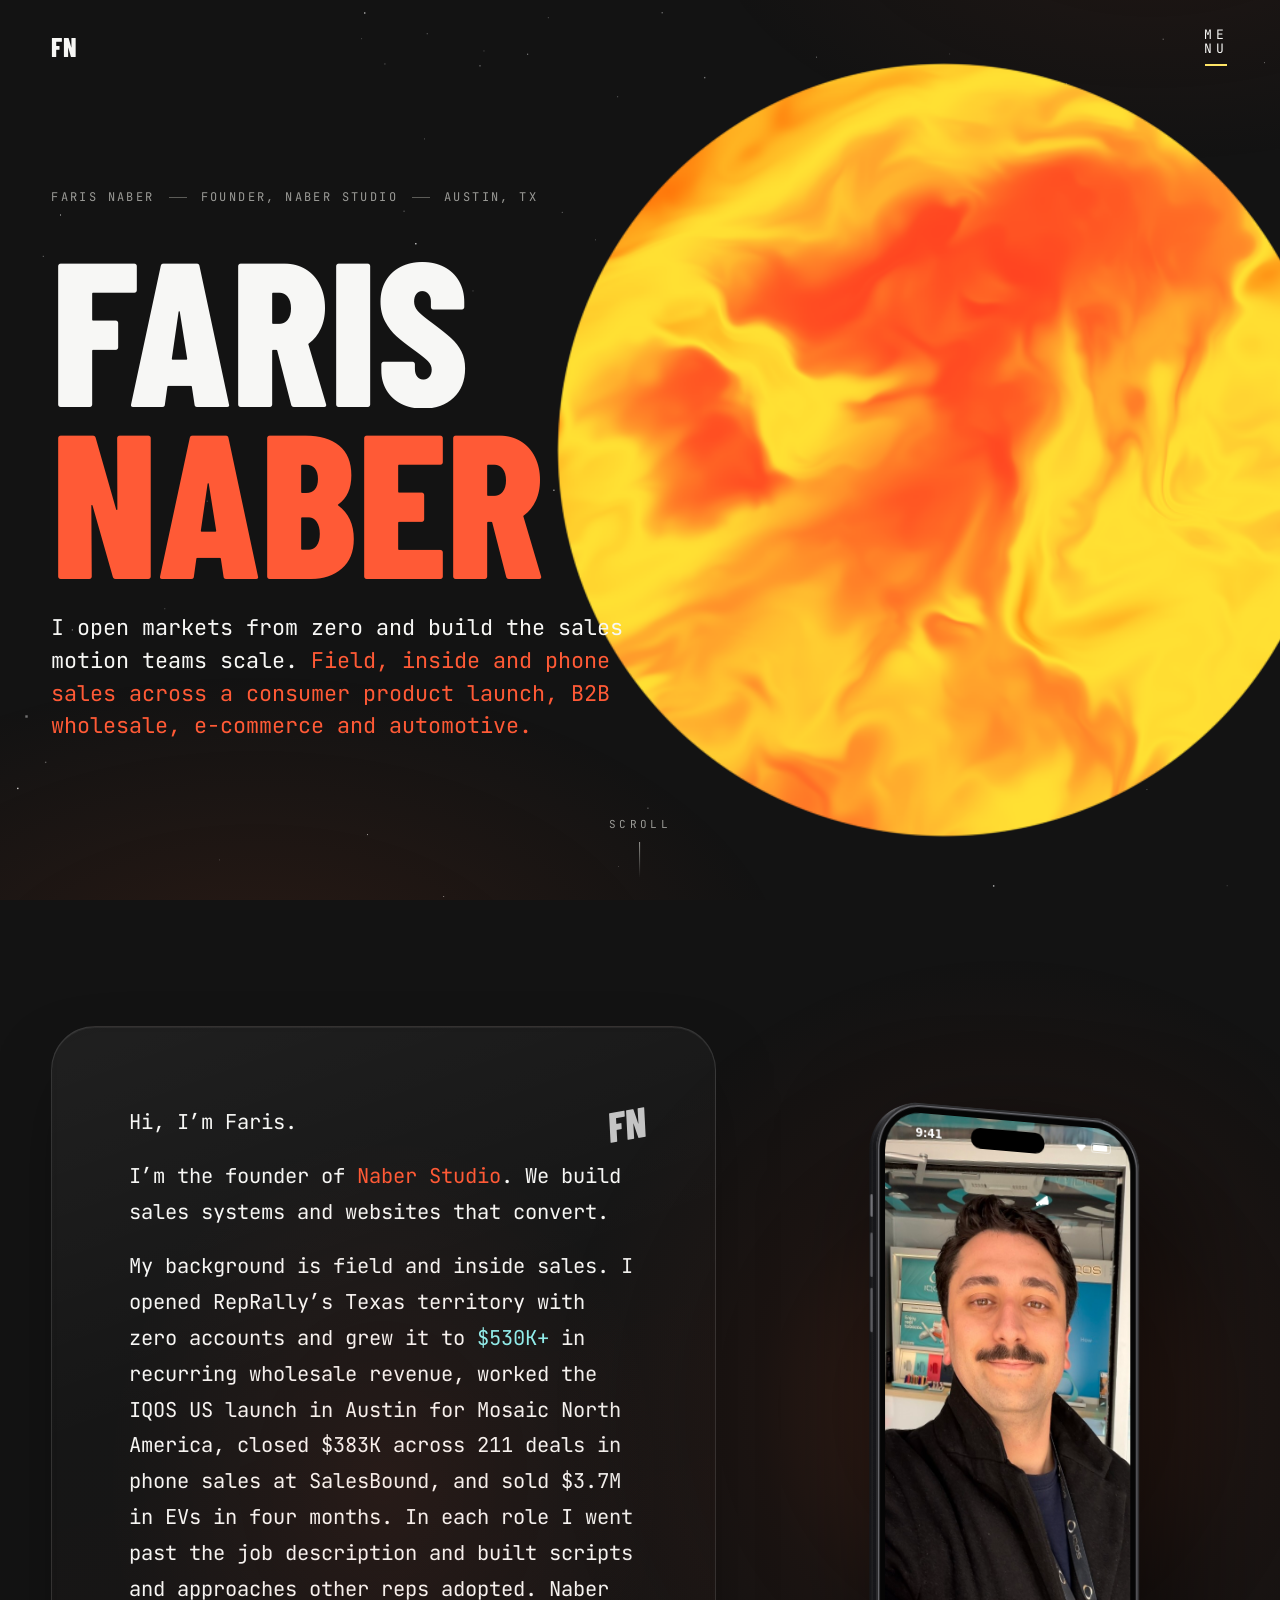
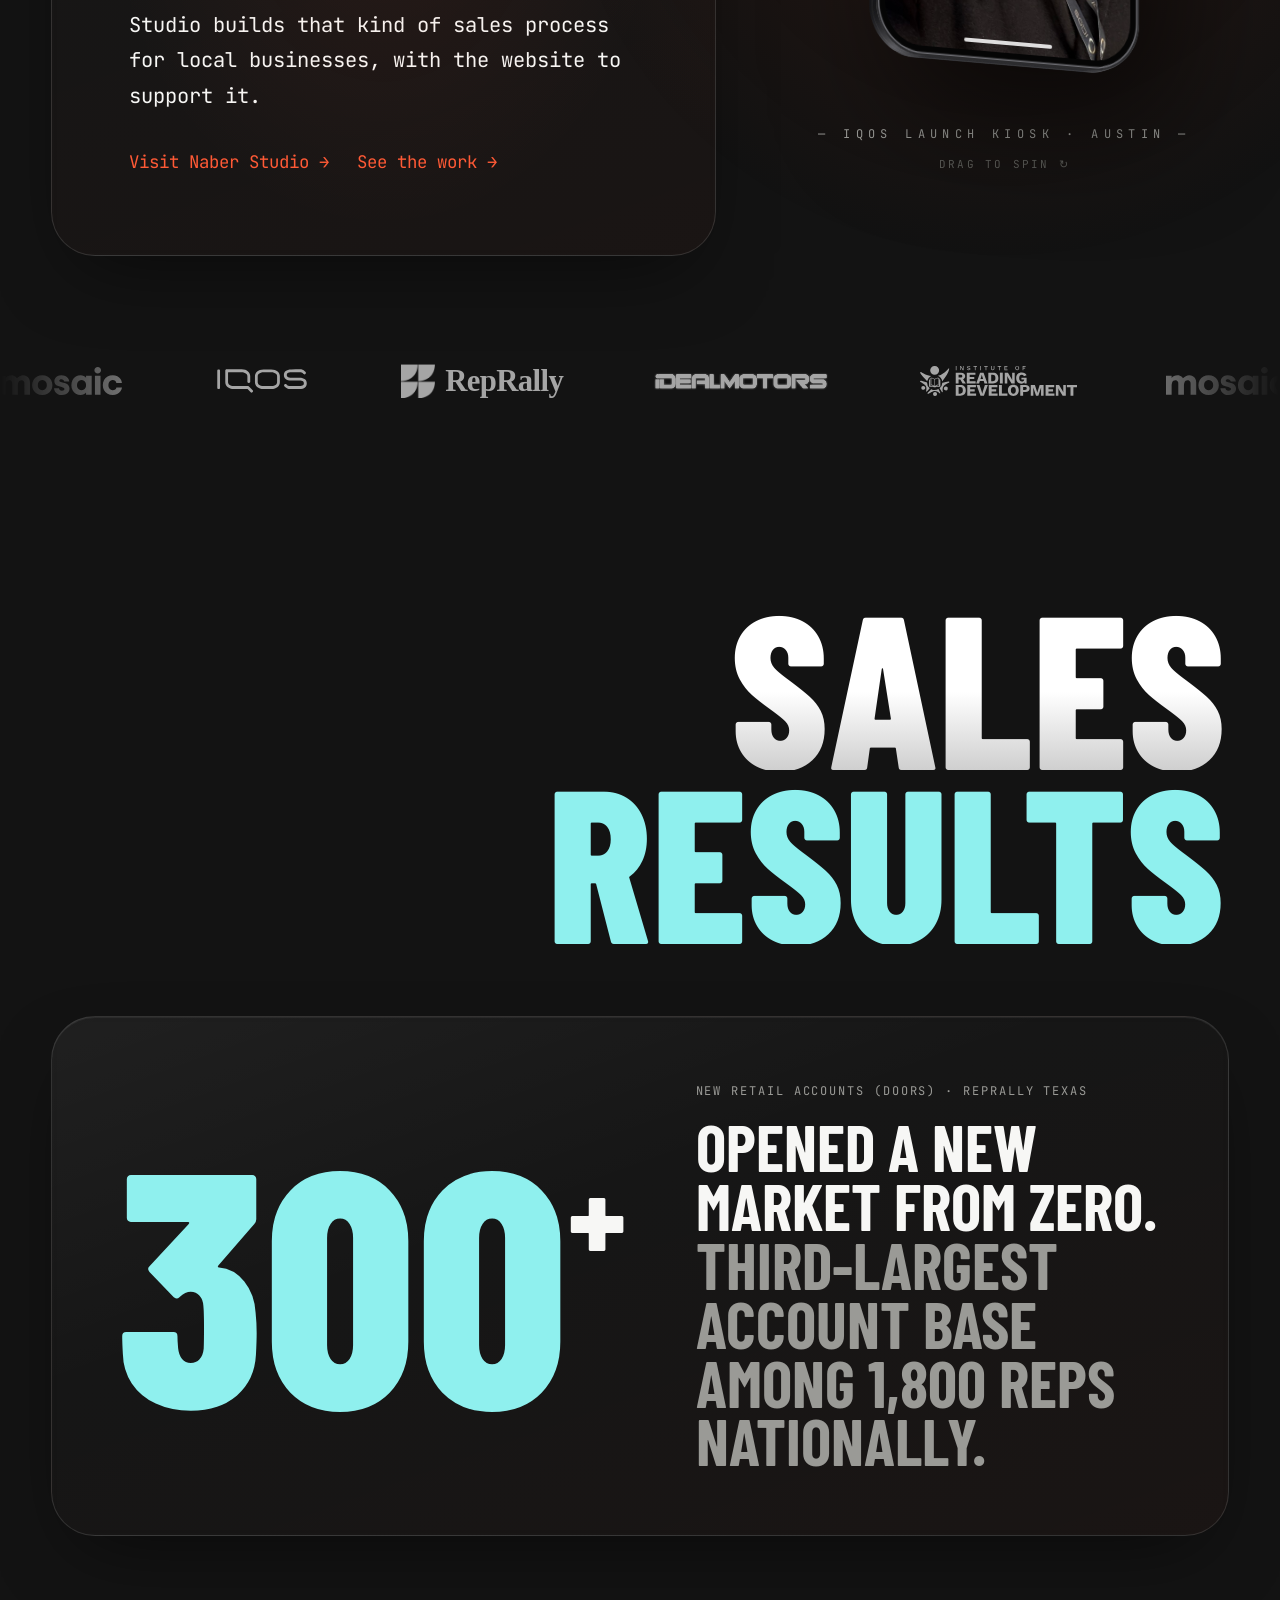
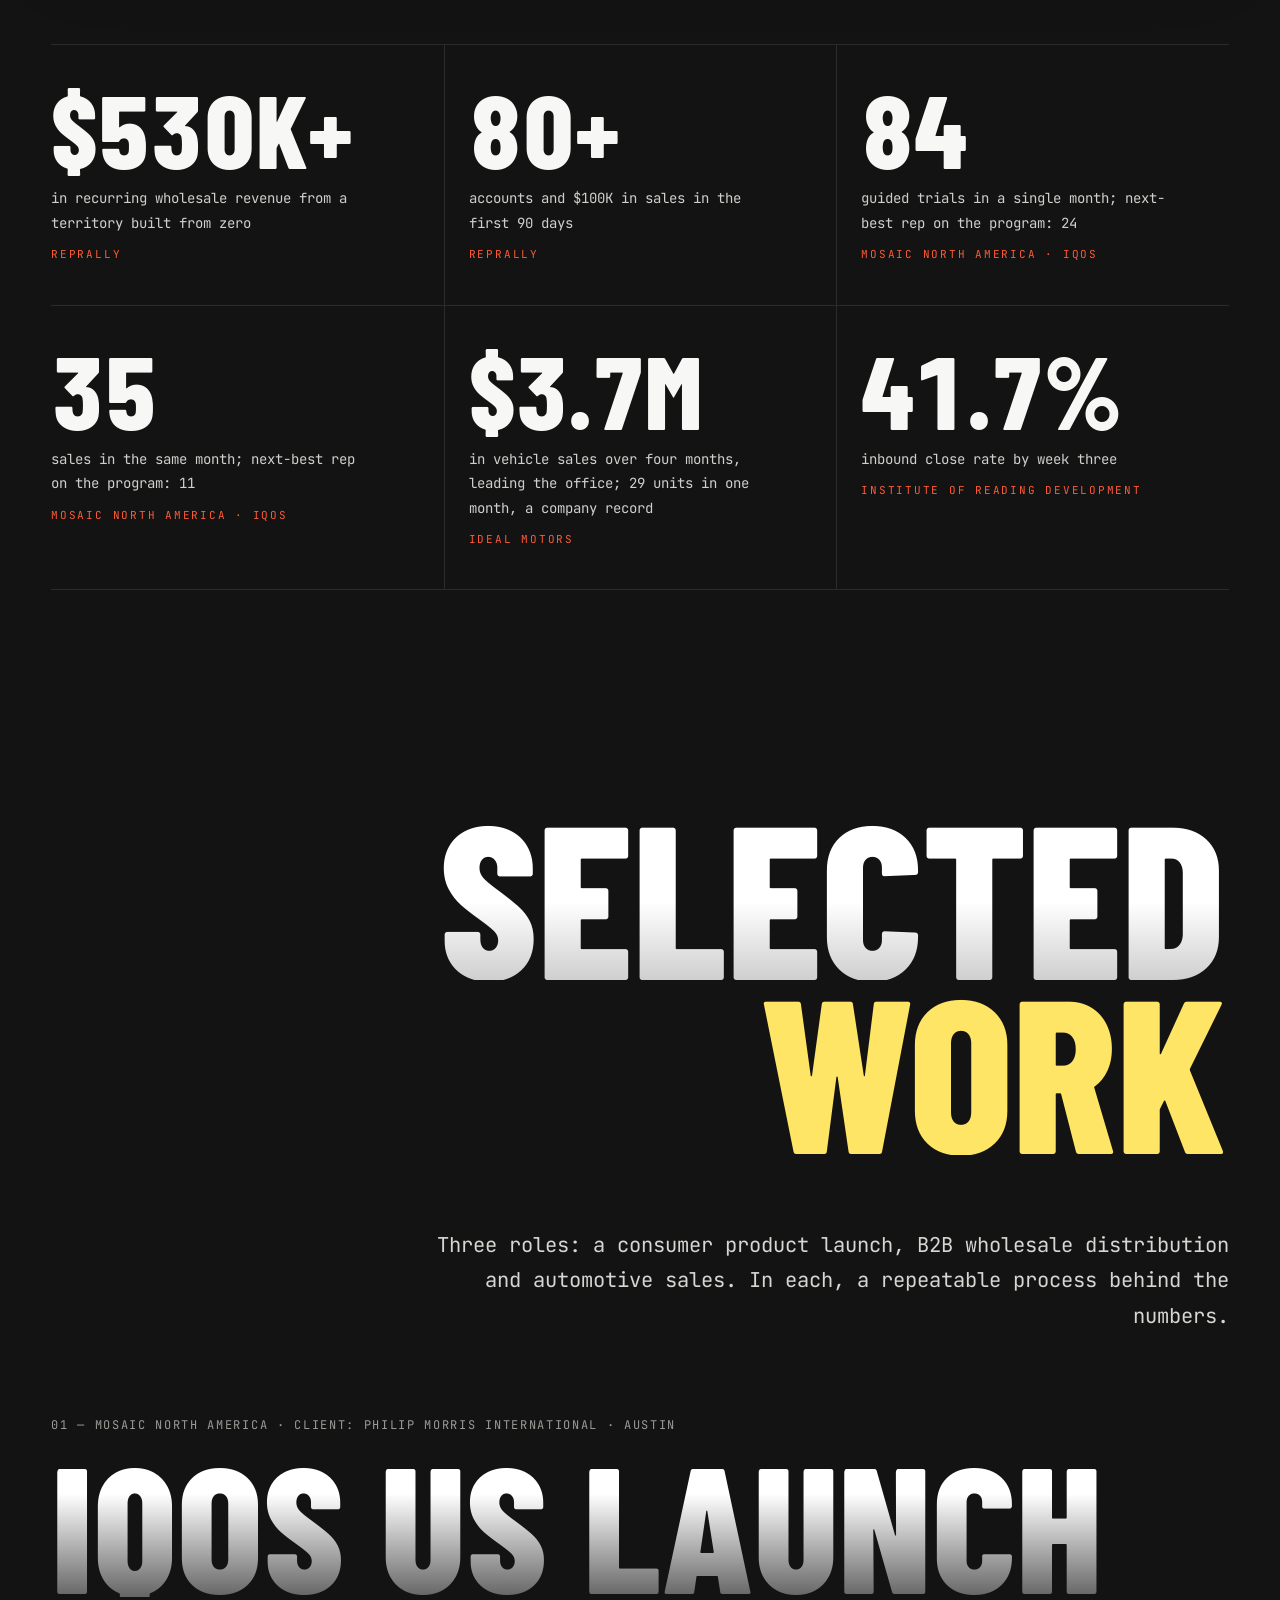
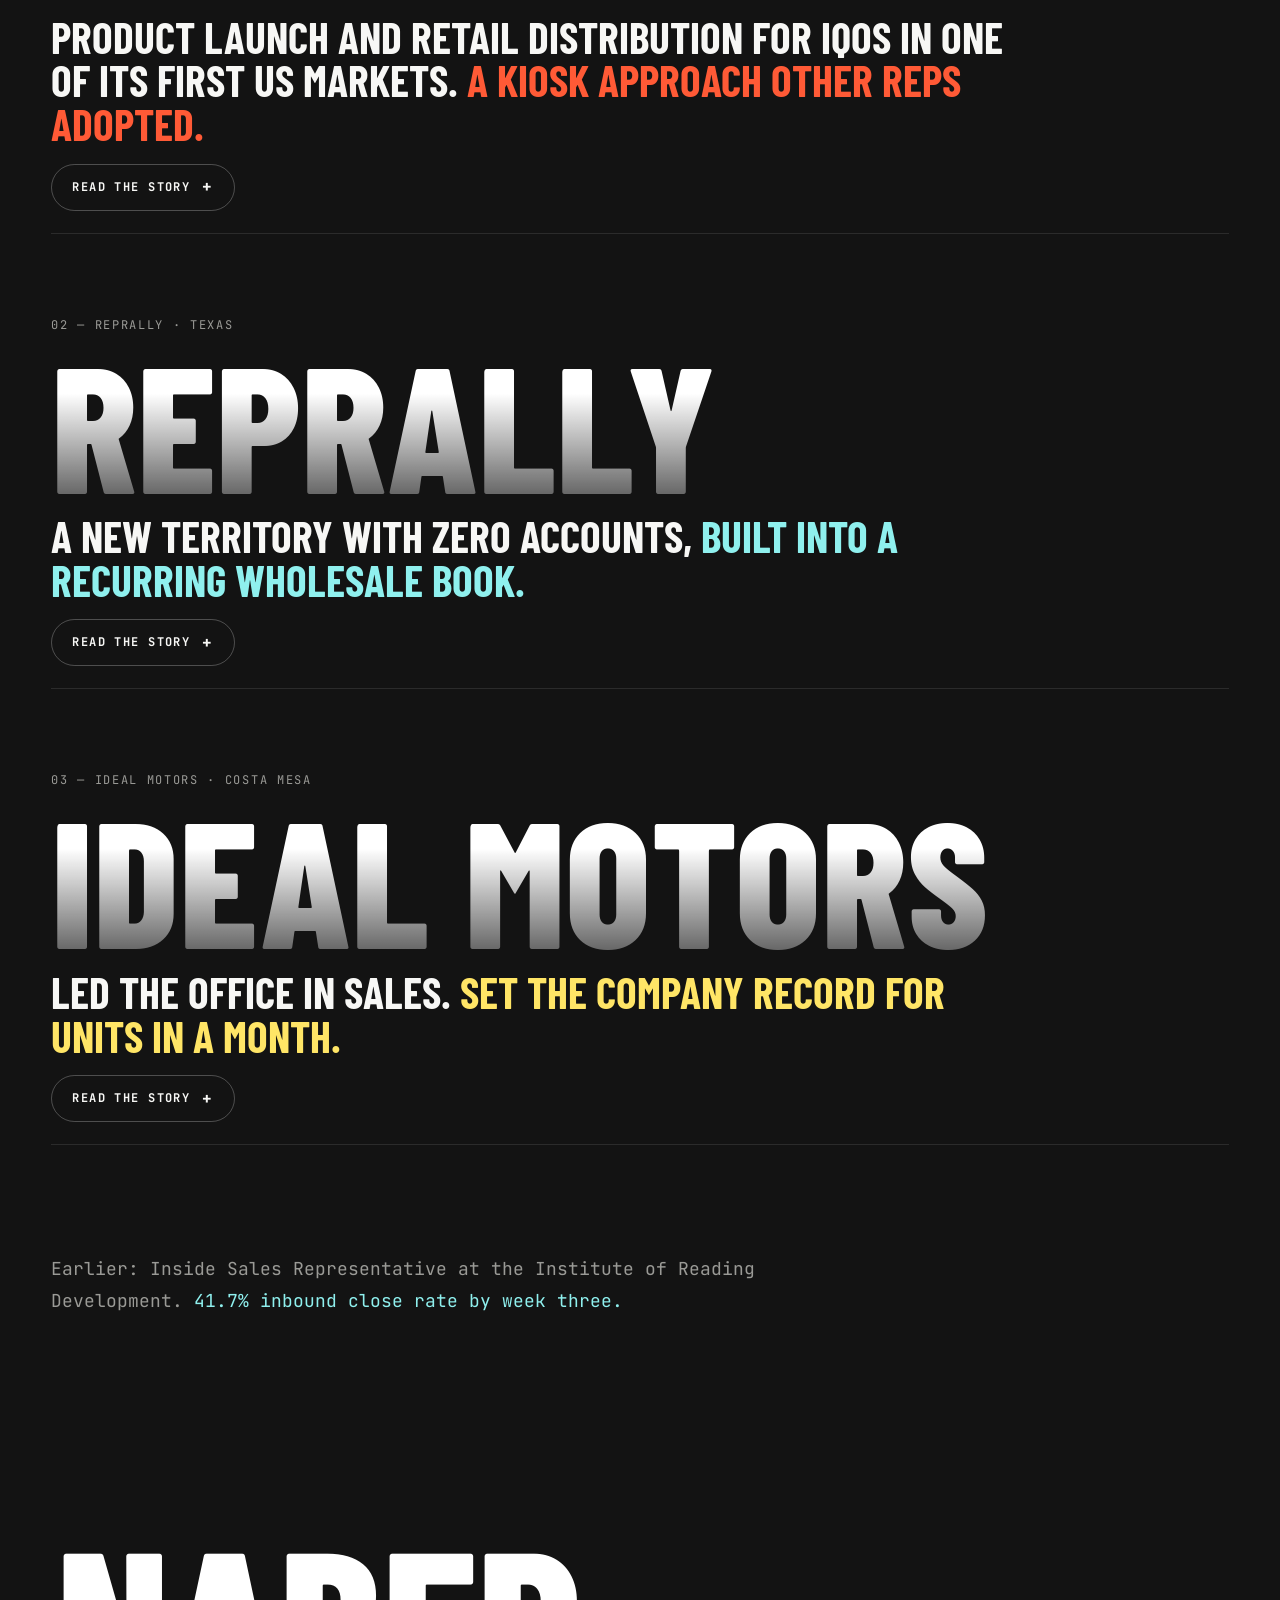
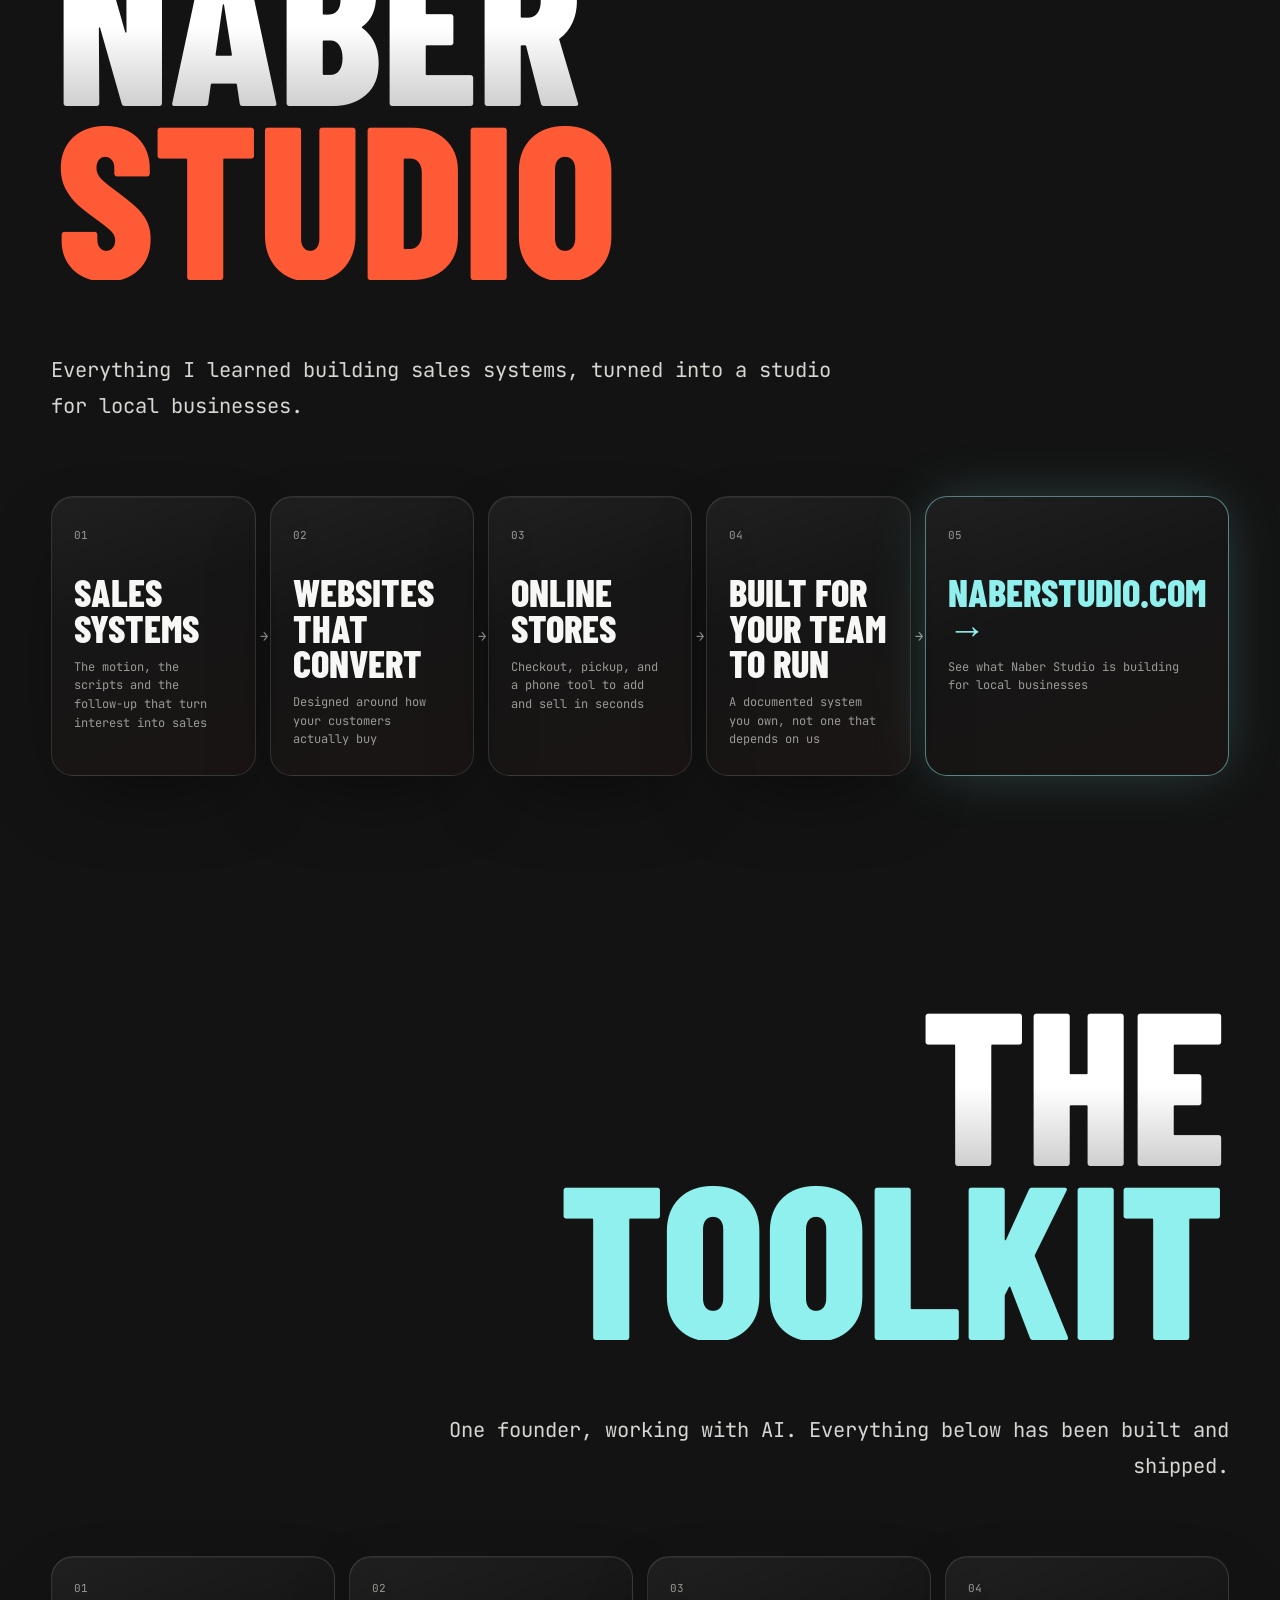
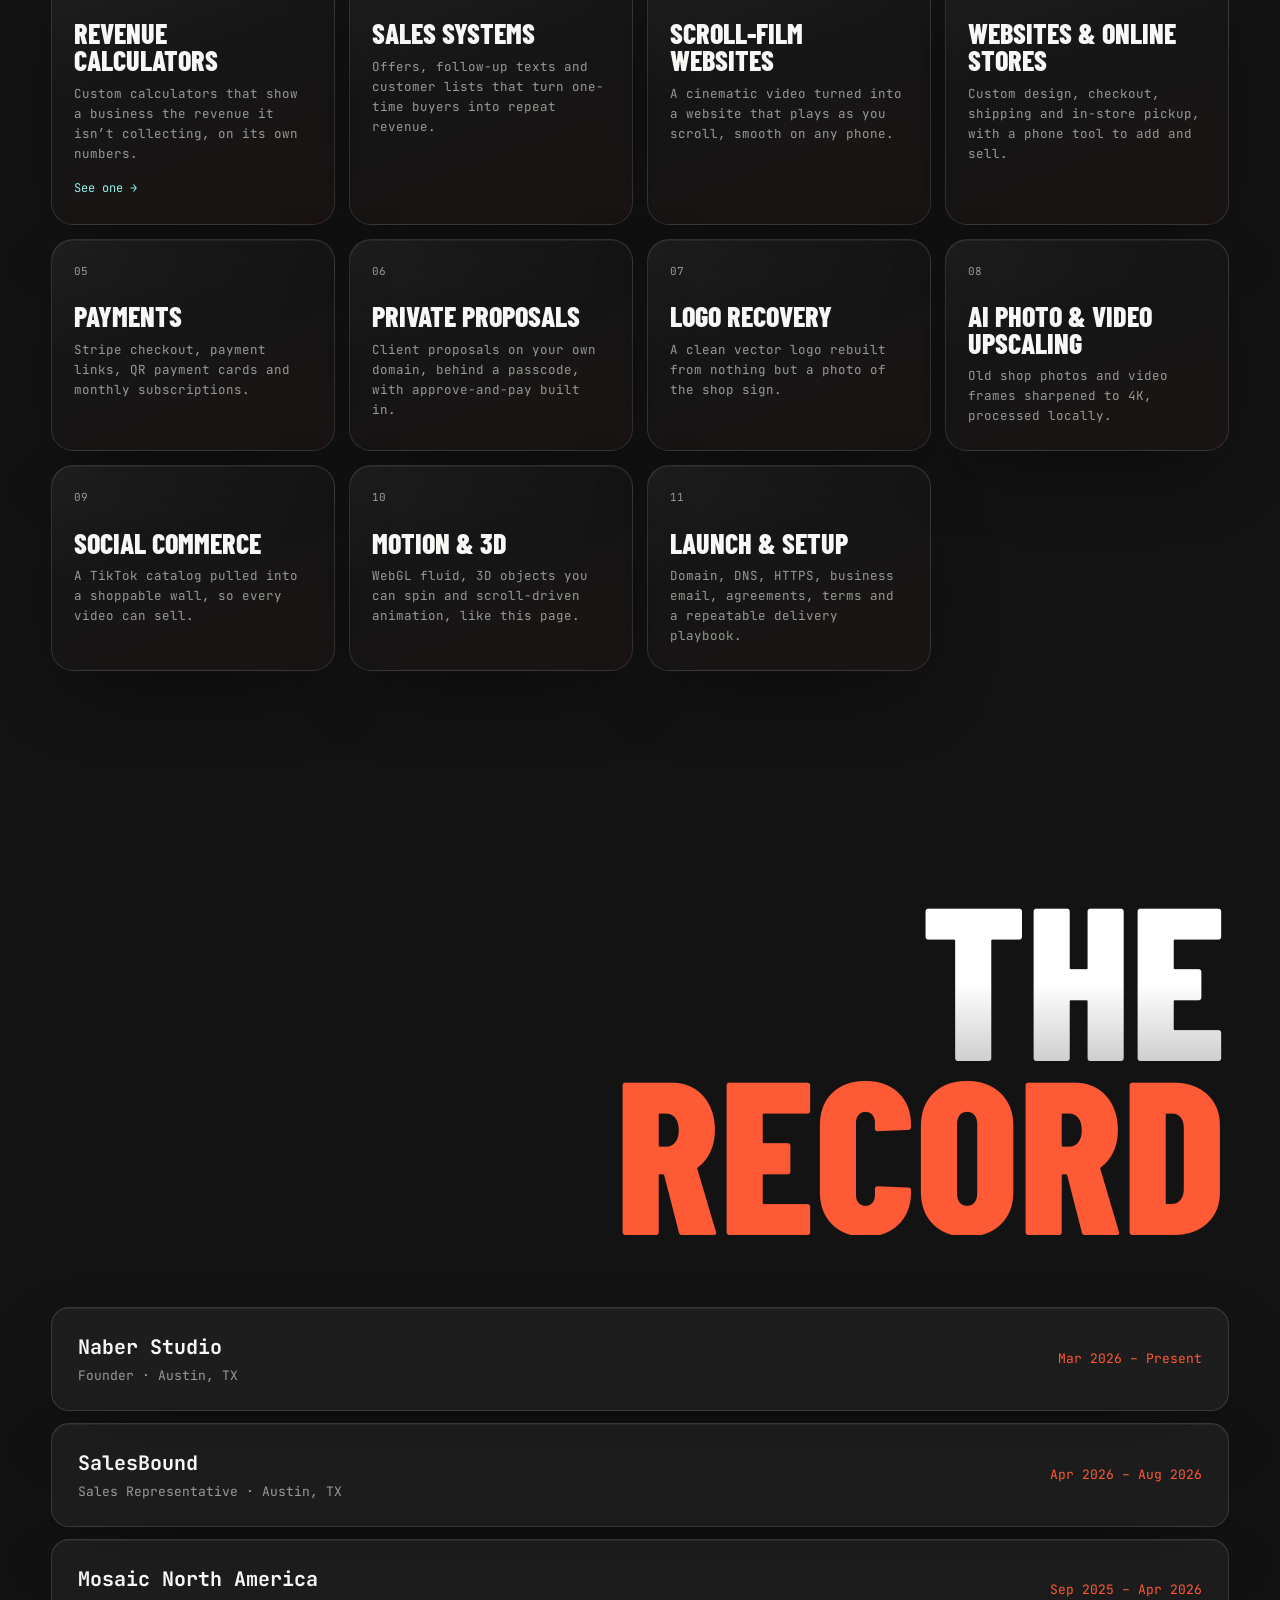
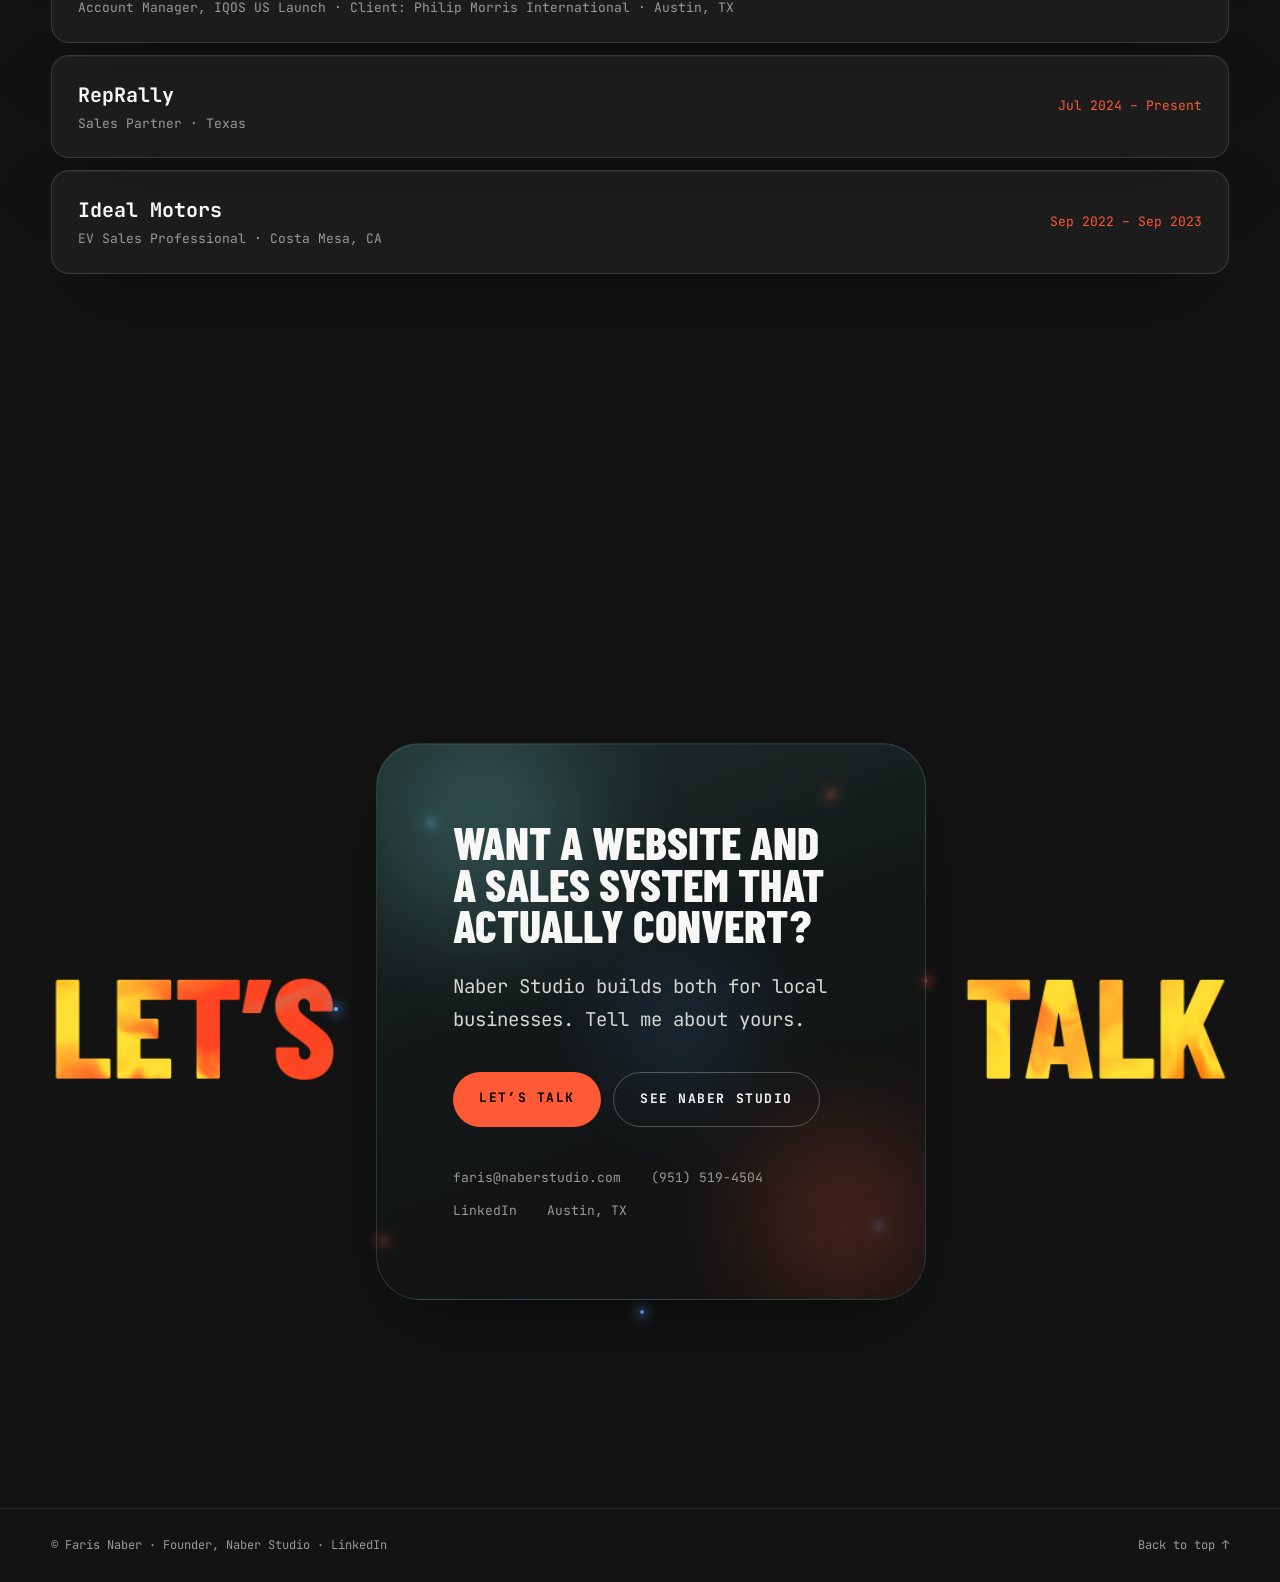
<file: index.html>
<!doctype html>
<html lang="en">
<head>
<meta charset="utf-8">
<meta name="viewport" content="width=device-width, initial-scale=1">
<title>Faris Naber — Founding Sales &amp; 0→1 Market Launch</title>
<meta name="description" content="Faris Naber, founding sales and 0→1 market launch, Austin, TX. Founder of Naber Studio. Field, inside and phone sales: built RepRally’s Texas territory from zero to $530K+ in recurring wholesale revenue, worked the IQOS US launch for Mosaic North America, and sold $3.7M in EVs in four months.">
<meta property="og:title" content="Faris Naber — Founding Sales &amp; 0→1 Market Launch">
<meta property="og:description" content="Built a Texas territory from zero to $530K+ in recurring wholesale revenue and sold $3.7M in EVs in four months. Now building sales systems and websites for local businesses at Naber Studio.">
<meta property="og:image" content="https://naberstudio.com/faris/assets/faris-iqos-kiosk.jpg">
<meta property="og:url" content="https://naberstudio.com/faris/">
<meta name="theme-color" content="#131313">
<link rel="icon" href="/favicon.svg" type="image/svg+xml">
<meta name="build" content="45">
<script>
// GitHub Pages lets browsers cache this page for ~10 minutes. On load, ask the server for the
// current build number (bypassing the cache) and jump to a fresh URL if this copy is stale.
(function () {
  try {
    var mine = document.querySelector('meta[name=build]').content;
    fetch(location.pathname + '?nc=' + Date.now(), { cache: 'no-store' }).then(function (r) { return r.text(); }).then(function (t) {
      var m = t.match(/name="build" content="(\d+)"/);
      if (m && m[1] !== mine && sessionStorage.getItem('fn-build') !== m[1]) {
        sessionStorage.setItem('fn-build', m[1]);
        var q = new URLSearchParams(location.search); q.set('b', m[1]);
        location.replace(location.pathname + '?' + q.toString() + location.hash);
      }
    }).catch(function () {});
  } catch (e) {}
})();
</script>
<link rel="preconnect" href="https://fonts.googleapis.com">
<link rel="preconnect" href="https://fonts.gstatic.com" crossorigin>
<link href="https://fonts.googleapis.com/css2?family=Barlow+Condensed:wght@600;700;800&family=JetBrains+Mono:wght@400;500;700&display=swap" rel="stylesheet">
<link rel="stylesheet" href="styles.css?v=45">
<script type="application/ld+json">
{"@context":"https://schema.org","@type":"Person","name":"Faris Naber","url":"https://naberstudio.com/faris/","jobTitle":"Founder","email":"mailto:faris@naberstudio.com","address":{"@type":"PostalAddress","addressLocality":"Austin","addressRegion":"TX","addressCountry":"US"},"worksFor":{"@type":"Organization","name":"Naber Studio","url":"https://naberstudio.com/"},"sameAs":["https://www.linkedin.com/in/farisnaber/"],"knowsLanguage":["English","Arabic"]}
</script>
<link rel="canonical" href="https://naberstudio.com/faris/">
</head>
<body>

<canvas id="stars" aria-hidden="true"></canvas>
<div class="glow" aria-hidden="true"></div>

<header class="nav">
  <a href="#top" class="mark" aria-label="Faris Naber, back to top">FN</a>
  <button class="menu-btn" aria-expanded="false" aria-controls="menu"><span>ME</span><span>NU</span><i></i></button>
</header>

<nav id="menu" class="menu" aria-hidden="true">
  <a href="#numbers"><span>01</span>Numbers</a>
    <a href="#work"><span>02</span>Work</a>
  <a href="#studio"><span>03</span>Naber Studio</a>
  <a href="#toolkit"><span>04</span>Toolkit</a>
  <a href="#record"><span>05</span>Record</a>
  <a href="#contact"><span>06</span>Contact</a>
  <p class="menu-foot"><a href="mailto:faris@naberstudio.com">faris@naberstudio.com</a> · <a href="/">naberstudio.com</a> · <a href="https://www.linkedin.com/in/farisnaber/" target="_blank" rel="me noopener">LinkedIn</a></p>
</nav>

<main id="top">

<!-- HERO -->
<section class="hero">
  <canvas id="orb" aria-hidden="true"></canvas>
  <p class="hero-eyebrow">Faris Naber <i></i> Founder, Naber Studio <i></i> Austin, TX</p>
  <h1 class="hero-title">
    <span class="ln"><span>Faris</span></span>
    <span class="ln"><span class="c-o">Naber</span></span>
  </h1>
  <div class="hero-meta">
    <p class="hero-sub" style="max-width:44ch">I open markets from zero and build the sales motion teams scale. <em>Field, inside and phone sales across a consumer product launch, B2B wholesale, e-commerce and automotive.</em></p>
  </div>
  <div class="scroll-hint" aria-hidden="true"><span>Scroll</span><i></i></div>
</section>

<!-- INTRO CARD + LOGOS -->
<section class="intro">
  <div class="intro-row">
  <div class="glass intro-card reveal">
    <span class="sig" aria-hidden="true">FN</span>
    <p>Hi, I’m Faris.</p>
    <p>I’m the founder of <em class="c-o">Naber Studio</em>. We build sales systems and websites that convert.</p>
    <p>My background is field and inside sales. I opened RepRally’s Texas territory with zero accounts and grew it to <em class="c-t">$530K+</em> in recurring wholesale revenue, worked the IQOS US launch in Austin for Mosaic North America, closed $383K across 211 deals in phone sales at SalesBound, and sold $3.7M in EVs in four months. In each role I went past the job description and built scripts and approaches other reps adopted. Naber Studio builds that kind of sales process for local businesses, with the website to support it.</p>
    <div class="intro-cta">
      <a class="link-dl" href="/">Visit Naber Studio →</a>
      <a class="link-dl" href="#work">See the work →</a>
    </div>
  </div>
    <div class="phone-stage reveal">
      <div class="phone-wrap">
        <div class="phone" role="img" aria-label="Faris Naber at the IQOS kiosk in Austin. Drag to spin the phone.">
          <i class="ph-edge" style="--z:-7px"></i><i class="ph-edge" style="--z:-6px"></i><i class="ph-edge" style="--z:-5px"></i><i class="ph-edge" style="--z:-4px"></i><i class="ph-edge" style="--z:-3px"></i><i class="ph-edge" style="--z:-2px"></i><i class="ph-edge" style="--z:-1px"></i><i class="ph-edge" style="--z:0px"></i><i class="ph-edge" style="--z:1px"></i><i class="ph-edge" style="--z:2px"></i><i class="ph-edge" style="--z:3px"></i><i class="ph-edge" style="--z:4px"></i><i class="ph-edge" style="--z:5px"></i><i class="ph-edge" style="--z:6px"></i><i class="ph-edge" style="--z:7px"></i>
          <i class="ph-btn l action" style="--t:17%;--h:4%"></i><i class="ph-btn l" style="--t:24%;--h:8%"></i><i class="ph-btn l" style="--t:34%;--h:8%"></i><i class="ph-btn r" style="--t:27%;--h:12%"></i>
          <div class="ph-face ph-back">
            <div class="ph-cam"><b class="lens"></b><b class="lens"></b><b class="lens"></b><b class="flash"></b><b class="lidar"></b></div>
            <span class="ph-mark">FN</span>
          </div>
          <div class="ph-face ph-front">
            <div class="phone-screen">
              <img src="assets/faris-iqos-kiosk.jpg?v=45" alt="" width="768" height="1024" draggable="false">
              <div class="ph-status"><span>9:41</span><span class="ph-icons"><i class="sig"></i><i class="wifi"></i><i class="bat"></i></span></div>
              <i class="island"></i>
              <i class="home-bar"></i>
            </div>
          </div>
        </div>
      </div>
      <p class="phone-cap">— IQOS launch kiosk · Austin —</p>
      <p class="phone-hint">Drag to spin ↻</p>
    </div>
  </div>

  <div class="marquee reveal" aria-label="Companies and brands I have sold for">
    <div class="track">
      <img class="lg-img lg-mosaic" src="assets/logos/mosaic.svg" alt="Mosaic North America">
      <img class="lg-img lg-iqos" src="assets/logos/iqos.svg" alt="IQOS">
      <span class="lg-rr"><img src="assets/logos/reprally-mark.png" alt="">RepRally</span>
      <img class="lg-img lg-im" src="assets/logos/ideal-motors.png" alt="iDeal Motors">
      <img class="lg-img lg-ird" src="assets/logos/institute-of-reading-development.svg" alt="Institute of Reading Development">
      <img class="lg-img lg-mosaic" src="assets/logos/mosaic.svg" alt="" aria-hidden="true">
      <img class="lg-img lg-iqos" src="assets/logos/iqos.svg" alt="" aria-hidden="true">
      <span class="lg-rr" aria-hidden="true"><img src="assets/logos/reprally-mark.png" alt="">RepRally</span>
      <img class="lg-img lg-im" src="assets/logos/ideal-motors.png" alt="" aria-hidden="true">
      <img class="lg-img lg-ird" src="assets/logos/institute-of-reading-development.svg" alt="" aria-hidden="true">
    </div>
  </div>
</section>

<!-- NUMBERS -->
<section id="numbers" class="block">
  <h2 class="mega right"><span class="l1">Sales</span><span class="l2 c-t">Results</span></h2>

  <div class="rank glass reveal">
    <div class="rank-num"><span data-count="300">300</span><span class="hash">+</span></div>
    <div class="rank-copy">
      <p class="k">New retail accounts (doors) · RepRally Texas</p>
      <p class="rank-line">Opened a new market from zero.<br><span>Third-largest account base among 1,800 reps nationally.</span></p>
    </div>
  </div>

  <div class="stats">
    <div class="stat reveal"><div class="n">$<span data-count="530">530</span>K+</div><p>in recurring wholesale revenue from a territory built from zero</p><em>RepRally</em></div>
    <div class="stat reveal"><div class="n"><span data-count="80">80</span>+</div><p>accounts and $100K in sales in the first 90 days</p><em>RepRally</em></div>
    <div class="stat reveal"><div class="n"><span data-count="84">84</span></div><p>guided trials in a single month; next-best rep on the program: 24</p><em>Mosaic North America · IQOS</em></div>
    <div class="stat reveal"><div class="n"><span data-count="35">35</span></div><p>sales in the same month; next-best rep on the program: 11</p><em>Mosaic North America · IQOS</em></div>
    <div class="stat reveal"><div class="n">$<span data-count="3.7" data-dec="1">3.7</span>M</div><p>in vehicle sales over four months, leading the office; 29 units in one month, a company record</p><em>Ideal Motors</em></div>
    <div class="stat reveal"><div class="n"><span data-count="41.7" data-dec="1">41.7</span>%</div><p>inbound close rate by week three</p><em>Institute of Reading Development</em></div>
  </div>
</section>

<!-- WORK -->
<section id="work" class="block">
  <h2 class="mega right"><span class="l1">Selected</span><span class="l2 c-y">Work</span></h2>
  <p class="lede reveal right-lede">Three roles: a consumer product launch, B2B wholesale distribution and automotive sales. In each, a repeatable process behind the numbers.</p>

  <!-- 01 Mosaic / IQOS -->
  <article class="case">
  <details class="case-fold">
    <summary>    <p class="case-k reveal">01 — Mosaic North America · Client: Philip Morris International · Austin</p>
    <h3 class="case-title reveal">IQOS US Launch</h3>
    <p class="case-sub reveal">Product launch and retail distribution for IQOS in one of its first US markets. <span class="c-o">A kiosk approach other reps adopted.</span></p>
    <span class="case-toggle"><b>Read the story</b><i aria-hidden="true">+</i></span></summary>
    <div class="case-body">
    <div class="case-grid">
      <div class="glass panel reveal">
        <p>I was an Account Manager at Mosaic North America, the agency Philip Morris International contracted to run distribution and the consumer launch of IQOS in Austin. Working the retail kiosk, I introduced the product to adult consumers through in-person demos.</p>
        <p class="sysline">On my own initiative, I shaped a repeatable kiosk approach (introduction, hands-on demo, close) that other reps on the program adopted.</p>
      </div>
      <div class="glass panel reveal">
        <p class="k">One month on the program</p>
        <div class="kpis">
          <div><strong><span data-ccount="84">84</span></strong><span>guided trials · next-best rep: 24</span></div>
          <div><strong><span data-ccount="35">35</span></strong><span>sales · next-best rep: 11</span></div>
        </div>
      </div>
    </div>
    </div>
  </details>
  </article>

  <!-- 02 RepRally -->
  <article class="case">
  <details class="case-fold">
    <summary>    <p class="case-k reveal">02 — RepRally · Texas</p>
    <h3 class="case-title reveal">RepRally</h3>
    <p class="case-sub reveal">A new territory with zero accounts, <span class="c-t">built into a recurring wholesale book.</span></p>
    <span class="case-toggle"><b>Read the story</b><i aria-hidden="true">+</i></span></summary>
    <div class="case-body">
    <div class="case-grid">
      <div class="glass panel reveal">
        <p>I was one of RepRally’s first reps in Texas, with no existing accounts or local process. The targets were independent convenience, grocery, liquor and smoke shops that already worked with established distributors and weren’t looking to add vendors.</p>        <p>I positioned RepRally on what their current distributors couldn’t offer, walked in cold and moved owners onto an app-based ordering platform. I then expanded from convenience stores into wholesale accounts and retained the account base through the September 2025 Texas category ban. On my own initiative, I wrote the territory playbook and ran onboarding sessions that help new reps land their first 10–20 accounts.</p>      </div>
      <div class="glass panel reveal field">
        <p class="k">Account base vs. 1,800 RepRally reps nationally</p>
        <div class="dots-wrap">
          <canvas class="dots" aria-label="1,800 dots, one per RepRally rep; the third-largest account base is highlighted"></canvas>
          <span class="dots-tip" aria-hidden="true"></span>
        </div>
        <p class="field-foot"><span class="c-t">Third-largest</span> account base among 1,800 reps nationally</p>
      </div>
    </div>

    <div class="glass panel growth2 reveal">
      <div class="g2-head">
        <p class="k">RepRally Texas · cumulative sales from territory launch</p>
        <div class="g2-read">
          <div><strong class="g2-acc">0</strong><span>accounts</span></div>
          <div><strong class="g2-sales">$0</strong><span>in sales</span></div>
        </div>
      </div>
      <div class="g2-plot">
        <svg viewBox="0 0 1000 360" preserveAspectRatio="none" aria-hidden="true">
          <defs>
            <linearGradient id="g2fill" x1="0" y1="0" x2="0" y2="1"><stop offset="0" stop-color="#8ff0ee" stop-opacity=".32"/><stop offset="1" stop-color="#8ff0ee" stop-opacity="0"/></linearGradient>
            <clipPath id="g2clip"><rect class="g2-cliprect" x="0" y="0" width="0" height="360"/></clipPath>
          </defs>
          <g class="g2-grid"><line x1="60" y1="320" x2="960" y2="320"/><line x1="60" y1="223" x2="960" y2="223"/><line x1="60" y1="126" x2="960" y2="126"/><line x1="60" y1="30" x2="960" y2="30"/></g>
          <path class="g2-area" clip-path="url(#g2clip)" d="M60 320 C140 319 200 287.8 267.7 268.2 C427.7 221.8 760 145.5 960 45.5 L960 320 Z"/>
          <path class="g2-line" pathLength="1" d="M60 320 C140 319 200 287.8 267.7 268.2 C427.7 221.8 760 145.5 960 45.5"/>
          <line class="g2-drop d1" x1="267.7" y1="268.2" x2="267.7" y2="320"/>
          <line class="g2-drop d2" x1="960" y1="45.5" x2="960" y2="320"/>
        </svg>
        <i class="g2-head-dot"></i>
        <i class="g2-pt p1" style="left:26.77%;top:74.5%"></i>
        <i class="g2-pt p2" style="left:96%;top:12.64%"></i>
        <div class="g2-call c1" style="left:26.77%;top:74.5%">
          <em>First 90 days</em>
          <b>80+ accounts</b>
          <b>$100K in sales</b>
        </div>
        <div class="g2-call c2" style="left:96%;top:12.64%">
          <em>Just over a year</em>
          <b class="c-t">300+ accounts</b>
          <b class="c-t">$530K+ in sales</b>
        </div>
        <span class="g2-x x0">Launch</span><span class="g2-x x1">90 days</span><span class="g2-x x2">Just over a year</span>
      </div>
      <div class="g2-legend">
        <div><em>First 90 days</em><b>80+ accounts · $100K</b></div>
        <div><em>Just over a year</em><b class="c-t">300+ accounts · $530K+</b></div>
      </div>
      <p class="g2-note">Accounts reorder on a recurring basis, so revenue compounds as the book of business grows.</p>
    </div>
    </div>
  </details>
  </article>

  <!-- 03 Ideal Motors -->
  <article class="case">
  <details class="case-fold">
    <summary>    <p class="case-k reveal">03 — Ideal Motors · Costa Mesa</p>
    <h3 class="case-title reveal">Ideal Motors</h3>
    <p class="case-sub reveal">Led the office in sales. <span class="c-y">Set the company record for units in a month.</span></p>
    <span class="case-toggle"><b>Read the story</b><i aria-hidden="true">+</i></span></summary>
    <div class="case-body">
    <div class="case-grid">
      <div class="glass panel reveal">        <p>Sold $3.7M in vehicles over four months, leading the office, and set a company record with 29 units in one month. I built online lead funnels and sales scripts that the sales floor adopted.</p>
        <div class="kpis">
          <div><strong>$<span data-ccount="3.7" data-dec="1">3.7</span>M</strong><span>in sales over four months</span></div>
          <div><strong><span data-ccount="75">75</span>+</strong><span>EVs sold</span></div>
        </div>
      </div>
      <div class="glass panel reveal">
        <p class="k">Units sold in one month · <span class="c-y">29, a company record</span></p>
        <div class="big29"><span data-ccount="29">29</span></div>
        <div class="cells s29"></div>
        <p class="k gap">Led the office in sales over the four months</p>
      </div>
    </div>
    </div>
  </details>
  </article>

  <p class="aside reveal">Earlier: Inside Sales Representative at the Institute of Reading Development. <span class="c-t">41.7% inbound close rate by week three.</span></p>
</section>

<!-- NABER STUDIO -->
<section id="studio" class="block">
  <h2 class="mega left"><span class="l1">Naber</span><span class="l2 c-o">Studio</span></h2>
  <p class="lede reveal">Everything I learned building sales systems, turned into a studio for local businesses.</p>
  <ol class="chain">
    <li class="glass reveal"><span>01</span><h3>Sales systems</h3><p>The motion, the scripts and the follow-up that turn interest into sales</p></li>
    <li class="glass reveal"><span>02</span><h3>Websites that convert</h3><p>Designed around how your customers actually buy</p></li>
    <li class="glass reveal"><span>03</span><h3>Online stores</h3><p>Checkout, pickup, and a phone tool to add and sell in seconds</p></li>
    <li class="glass reveal"><span>04</span><h3>Built for your team to run</h3><p>A documented system you own, not one that depends on us</p></li>
    <li class="glass reveal final"><span>05</span><h3><a href="/">naberstudio.com →</a></h3><p>See what Naber Studio is building for local businesses</p></li>
  </ol>
</section>

<!-- TOOLKIT -->
<section id="toolkit" class="block">
  <h2 class="mega right"><span class="l1">The</span><span class="l2 c-t">Toolkit</span></h2>
  <p class="lede reveal right-lede">One founder, working with AI. Everything below has been built and shipped.</p>
  <ul class="caps">
    <li class="glass reveal"><span>01</span><h3>Revenue calculators</h3><p>Custom calculators that show a business the revenue it isn’t collecting, on its own numbers.</p><a href="/calculator/">See one →</a></li>
    <li class="glass reveal"><span>02</span><h3>Sales systems</h3><p>Offers, follow-up texts and customer lists that turn one-time buyers into repeat revenue.</p></li>
    <li class="glass reveal"><span>03</span><h3>Scroll-film websites</h3><p>A cinematic video turned into a website that plays as you scroll, smooth on any phone.</p></li>
    <li class="glass reveal"><span>04</span><h3>Websites &amp; online stores</h3><p>Custom design, checkout, shipping and in-store pickup, with a phone tool to add and sell.</p></li>
    <li class="glass reveal"><span>05</span><h3>Payments</h3><p>Stripe checkout, payment links, QR payment cards and monthly subscriptions.</p></li>
    <li class="glass reveal"><span>06</span><h3>Private proposals</h3><p>Client proposals on your own domain, behind a passcode, with approve-and-pay built in.</p></li>
    <li class="glass reveal"><span>07</span><h3>Logo recovery</h3><p>A clean vector logo rebuilt from nothing but a photo of the shop sign.</p></li>
    <li class="glass reveal"><span>08</span><h3>AI photo &amp; video upscaling</h3><p>Old shop photos and video frames sharpened to 4K, processed locally.</p></li>
    <li class="glass reveal"><span>09</span><h3>Social commerce</h3><p>A TikTok catalog pulled into a shoppable wall, so every video can sell.</p></li>
    <li class="glass reveal"><span>10</span><h3>Motion &amp; 3D</h3><p>WebGL fluid, 3D objects you can spin and scroll-driven animation, like this page.</p></li>
    <li class="glass reveal"><span>11</span><h3>Launch &amp; setup</h3><p>Domain, DNS, HTTPS, business email, agreements, terms and a repeatable delivery playbook.</p></li>
  </ul>
</section>

<!-- RECORD -->
<section id="record" class="block">
  <h2 class="mega right"><span class="l1">The</span><span class="l2 c-o">Record</span></h2>
  <ul class="timeline">
    <li class="glass reveal"><div><h3>Naber Studio</h3><p>Founder · Austin, TX</p></div><time>Mar 2026 – Present</time></li>
    <li class="glass reveal"><div><h3>SalesBound</h3><p>Sales Representative · Austin, TX</p></div><time>Apr 2026 – Aug 2026</time></li>
    <li class="glass reveal"><div><h3>Mosaic North America</h3><p>Account Manager, IQOS US Launch · Client: Philip Morris International · Austin, TX</p></div><time>Sep 2025 – Apr 2026</time></li>
    <li class="glass reveal"><div><h3>RepRally</h3><p>Sales Partner · Texas</p></div><time>Jul 2024 – Present</time></li>
    <li class="glass reveal"><div><h3>Ideal Motors</h3><p>EV Sales Professional · Costa Mesa, CA</p></div><time>Sep 2022 – Sep 2023</time></li>
    <li class="glass reveal"><div><h3>Institute of Reading Development</h3><p>Inside Sales Representative · Chico, CA</p></div><time>Sep 2021 – Sep 2022</time></li>
  </ul>
  <p class="tools reveal">CRM · Salesforce · HubSpot · Zoho · Monday · Airtable &nbsp;/&nbsp; Dialer · Aircall &nbsp;/&nbsp; Languages · English · Arabic (native)</p>
</section>

<!-- CONTACT -->
<section id="contact" class="block contact">
  <div class="talk">
    <canvas class="talk-fluid" aria-hidden="true"></canvas>
    <h2 class="talk-h"><span class="talk-w">Let’s</span> <span class="talk-w">Talk</span></h2>
  <div class="talk-sparks" aria-hidden="true"><i></i><i></i><i></i><i></i><i></i><i></i><i></i></div>
  <div class="glass contact-card reveal">
    <div class="card-aurora" aria-hidden="true"><i></i><i></i><i></i></div>
    <p class="contact-q">Want a website and a sales system that actually convert?</p>
    <p>Naber Studio builds both for local businesses. Tell me about yours.</p>
    <div class="cta-row">
      <a class="btn btn-primary" href="mailto:faris@naberstudio.com?subject=Naber%20Studio">Let’s talk</a>
      <a class="btn btn-ghost" href="/">See Naber Studio</a>
    </div>
    <p class="contact-lines">
      <a href="mailto:faris@naberstudio.com">faris@naberstudio.com</a>
      <a href="tel:+19515194504">(951) 519-4504</a>
      <a href="https://www.linkedin.com/in/farisnaber/" target="_blank" rel="me noopener">LinkedIn</a>
      <span>Austin, TX</span>
    </p>
  </div>
  </div>
</section>

</main>
<footer class="foot"><span>© Faris Naber · Founder, <a href="/">Naber Studio</a> · <a href="https://www.linkedin.com/in/farisnaber/" target="_blank" rel="me noopener">LinkedIn</a></span><a href="#top">Back to top ↑</a></footer>

<script src="main.js?v=45"></script>
<script src="variants.js?v=45"></script>
</body>
</html>
</file>
<file: styles.css>
:root{
  --bg:#131313; --ink:#f7f7f5; --dim:#9a9a96; --faint:#5c5c58; --line:rgba(255,255,255,.1);
  --o:#ff5a36; --t:#8ff0ee; --y:#ffe566;
  --head:'Barlow Condensed',Impact,sans-serif; --mono:'JetBrains Mono',ui-monospace,monospace;
  --pad:clamp(16px,4vw,64px);
}
*{box-sizing:border-box;margin:0;padding:0}
html{scroll-behavior:smooth;background:var(--bg);overflow-x:hidden}
body{background:var(--bg);color:var(--ink);font-family:var(--mono);font-size:15px;line-height:1.75;-webkit-font-smoothing:antialiased;overflow-x:hidden}
a{color:inherit;text-decoration:none}
::selection{background:var(--o);color:#000}
.c-o{color:var(--o)}.c-t{color:var(--t)}.c-y{color:var(--y)}
em{font-style:normal}

#stars{position:fixed;inset:0;width:100%;height:100%;z-index:0;pointer-events:none}
.glow{position:fixed;inset:0;z-index:0;pointer-events:none;background:radial-gradient(60vw 50vh at 20% 110%,rgba(120,50,25,.22),transparent 70%),radial-gradient(50vw 40vh at 90% -10%,rgba(90,40,25,.18),transparent 70%)}
main,.foot{position:relative;z-index:1}

/* nav + menu */
.nav{position:fixed;inset:0 0 auto 0;z-index:60;display:flex;justify-content:space-between;align-items:center;padding:22px var(--pad)}
.mark{font-family:var(--head);font-weight:800;font-size:26px;letter-spacing:.02em;line-height:1}
.menu-btn{all:unset;cursor:pointer;display:grid;font-family:var(--mono);font-size:13px;letter-spacing:.35em;line-height:1.1;text-align:center;padding:6px 0 6px .35em}
.menu-btn i{display:block;height:2px;width:22px;margin:7px auto 0;background:var(--y);transition:width .3s}
.menu-btn:hover i{width:34px}
.menu{position:fixed;inset:0;z-index:55;background:rgba(12,12,12,.94);backdrop-filter:blur(14px);-webkit-backdrop-filter:blur(14px);display:flex;flex-direction:column;justify-content:center;padding:0 var(--pad);opacity:0;visibility:hidden;transition:opacity .4s,visibility .4s}
.menu.open{opacity:1;visibility:visible}
.menu>a{font-family:var(--head);font-weight:800;text-transform:uppercase;font-size:clamp(48px,9vw,120px);line-height:.92;display:flex;align-items:baseline;gap:18px;transform:translateY(30px);opacity:0;transition:transform .5s cubic-bezier(.2,.8,.2,1),opacity .5s,color .2s}
.menu>a span{font-family:var(--mono);font-size:13px;font-weight:400;color:var(--dim)}
.menu>a:hover{color:var(--o)}
.menu.open>a{transform:none;opacity:1}
.menu.open>a:nth-child(2){transition-delay:.04s}.menu.open>a:nth-child(3){transition-delay:.08s}.menu.open>a:nth-child(4){transition-delay:.12s}.menu.open>a:nth-child(5){transition-delay:.16s}.menu.open>a:nth-child(6){transition-delay:.2s}
.menu-foot{margin-top:40px;color:var(--dim);font-size:13px}.menu-foot a:hover{color:var(--o)}

/* hero */
.hero{position:relative;min-height:100svh;display:flex;flex-direction:column;justify-content:center;padding:110px var(--pad) 80px;overflow:hidden}
#orb{position:absolute;right:-4vw;top:50%;width:min(64vw,86vh);height:min(64vw,86vh);transform:translateY(-50%);z-index:0;border-radius:50%}
.hero-title{position:relative;z-index:1;font-family:var(--head);font-weight:800;text-transform:uppercase;font-size:clamp(96px,19vw,330px);line-height:.8;letter-spacing:-.005em}
.ln{display:block;overflow:hidden;padding-top:.04em}
.ln>span{display:inline-block;transform:translateY(105%);transition:transform 1.1s cubic-bezier(.2,.85,.2,1)}
.loaded .ln>span{transform:none}
.loaded .ln:nth-child(2)>span{transition-delay:.1s}.loaded .ln:nth-child(3)>span{transition-delay:.2s}.loaded .ln:nth-child(4)>span{transition-delay:.3s}
.hero-meta{position:relative;z-index:1;display:flex;justify-content:space-between;align-items:flex-end;gap:24px;flex-wrap:wrap;margin-top:40px;opacity:0;transition:opacity 1s .7s}
.loaded .hero-meta{opacity:1}
.hero-sub{font-size:clamp(16px,1.7vw,22px);line-height:1.5}
.hero-sub em{color:var(--o)}
.hero-loc{color:var(--dim);font-size:13px;letter-spacing:.08em;text-transform:uppercase}
.scroll-hint{position:absolute;left:50%;bottom:22px;transform:translateX(-50%);display:flex;flex-direction:column;align-items:center;gap:8px;font-size:11px;letter-spacing:.3em;text-transform:uppercase;color:var(--dim);z-index:1}
.scroll-hint i{width:1px;height:36px;background:linear-gradient(var(--dim),transparent);animation:drip 2s infinite}
@keyframes drip{0%{transform:scaleY(0);transform-origin:top}50%{transform:scaleY(1);transform-origin:top}51%{transform-origin:bottom}100%{transform:scaleY(0);transform-origin:bottom}}

/* glass */
.glass{position:relative;background:linear-gradient(160deg,rgba(255,255,255,.055),rgba(255,255,255,.015) 40%,rgba(255,90,54,.03));border:1px solid rgba(255,255,255,.12);border-radius:28px;backdrop-filter:blur(3px);-webkit-backdrop-filter:blur(3px);box-shadow:inset 0 1px 0 rgba(255,255,255,.06),0 30px 80px -30px rgba(0,0,0,.6)}

/* intro */
.intro{padding:14vh var(--pad) 6vh;display:flex;flex-direction:column;align-items:center}
.intro-card{width:min(800px,100%);padding:clamp(28px,6vw,80px);border-radius:44px;font-size:clamp(15px,1.6vw,21px);line-height:1.75}
.intro-card::before{content:"";position:absolute;inset:0;border-radius:inherit;background:radial-gradient(60% 60% at 50% 55%,rgba(255,90,54,.07),transparent 70%);pointer-events:none}
.intro-card p+p{margin-top:.9em}
.sig{position:absolute;right:clamp(24px,6vw,70px);top:clamp(22px,5vw,60px);font-family:var(--head);font-weight:800;font-style:italic;font-size:42px;color:rgba(255,255,255,.75);transform:rotate(-10deg)}
.intro-cta{display:flex;flex-wrap:wrap;gap:12px 28px;margin-top:1.6em}
.link-dl{display:inline-flex;align-items:center;gap:10px;color:var(--o);font-size:.85em;border-bottom:1px solid transparent;transition:border-color .2s}
.link-dl:hover{border-color:var(--o)}
.link-dl svg{width:20px;height:20px;fill:none;stroke:currentColor;stroke-width:2;stroke-linecap:round;stroke-linejoin:round}

.marquee{width:100vw;margin-top:12vh;overflow:hidden;-webkit-mask-image:linear-gradient(90deg,transparent,#000 15%,#000 85%,transparent);mask-image:linear-gradient(90deg,transparent,#000 15%,#000 85%,transparent)}
.track{display:flex;align-items:center;width:max-content;animation:marq 40s linear infinite}
.track .lg{margin-right:clamp(48px,7vw,110px)}
.marquee:hover .track{animation-play-state:paused}
@keyframes marq{to{transform:translateX(-50%)}}
.lg{white-space:nowrap;color:#b9b9b5;opacity:.78;transition:opacity .3s,color .3s;line-height:1}
.lg:hover{opacity:1;color:#fff}
.lg-pmi{font-family:Georgia,'Times New Roman',serif;font-size:clamp(20px,2.2vw,30px);letter-spacing:.01em}
.lg-iqos{font-family:var(--mono);font-weight:500;font-size:clamp(24px,2.6vw,36px);letter-spacing:.34em}
.lg-rr{font-family:system-ui,-apple-system,sans-serif;font-weight:800;font-size:clamp(26px,2.8vw,38px);letter-spacing:-.04em}
.lg-im{font-family:var(--head);font-weight:800;font-size:clamp(28px,3vw,42px);letter-spacing:.14em;font-style:italic}
.lg-ird{font-family:Georgia,serif;font-style:italic;font-size:clamp(18px,2vw,26px)}

/* phone */
.phone-stage{padding:10vh var(--pad) 12vh;display:flex;flex-direction:column;align-items:center;perspective:1400px}
.phone-wrap{animation:float 7s ease-in-out infinite}
@keyframes float{50%{transform:translateY(-14px)}}
.phone{--rx:6deg;--ry:-18deg;width:clamp(240px,26vw,380px);aspect-ratio:9/19.3;border-radius:clamp(38px,4vw,58px);padding:clamp(9px,.9vw,13px);background:linear-gradient(135deg,#3a3a3c,#1b1b1c 45%,#2c2c2e);transform:rotateX(var(--rx)) rotateY(var(--ry));transform-style:preserve-3d;transition:transform .6s cubic-bezier(.2,.8,.2,1);box-shadow:inset 0 0 0 1.5px #4a4a4c,inset 0 0 0 3px #0a0a0a,14px 0 0 -2px #202021,16px 2px 0 -2px #d0532d55,40px 60px 120px -20px rgba(0,0,0,.8),0 0 140px -20px rgba(255,90,54,.25);cursor:grab}
.phone-screen{position:relative;width:100%;height:100%;border-radius:clamp(30px,3.2vw,46px);overflow:hidden;background:#000}
.phone-screen img{width:100%;height:100%;object-fit:cover;object-position:52% 40%;display:block}
.island{position:absolute;top:2.4%;left:50%;transform:translateX(-50%);width:32%;height:3.6%;border-radius:99px;background:#000}
.glare{position:absolute;inset:0;background:linear-gradient(115deg,transparent 30%,rgba(255,255,255,.12) 45%,transparent 60%);transform:translateX(var(--gx,0%));transition:transform .6s;pointer-events:none}
.phone-cap{margin-top:56px;font-size:12px;letter-spacing:.45em;text-transform:uppercase;color:var(--dim);text-align:center}

/* blocks + mega headlines */
.block{padding:16vh var(--pad) 8vh;max-width:1600px;margin:0 auto}
.mega{font-family:var(--head);font-weight:800;text-transform:uppercase;font-size:clamp(84px,17vw,300px);line-height:.8;display:flex;flex-direction:column;margin-bottom:8vh;letter-spacing:-.005em}
.mega span{display:block;will-change:transform}
.mega.right{align-items:flex-end;text-align:right}
.mega .l1{background:linear-gradient(#fff 55%,#cfcfcf);-webkit-background-clip:text;background-clip:text;color:transparent}
.k{font-size:11px;letter-spacing:.16em;text-transform:uppercase;color:var(--dim);margin-bottom:16px}
.k.gap{margin-top:28px}
.lede{font-size:clamp(16px,1.6vw,21px);max-width:40em;color:#d6d6d2;margin-bottom:8vh}
.right-lede{margin-left:auto;text-align:right}

/* numbers */
.rank{display:flex;align-items:center;gap:clamp(20px,5vw,80px);padding:clamp(28px,5vw,64px);border-radius:44px;flex-wrap:wrap}
.rank-num{font-family:var(--head);font-weight:800;font-size:clamp(160px,26vw,420px);line-height:.78;color:var(--t);display:flex;align-items:flex-start}
.rank-num .hash{font-size:.4em;margin-top:.12em;margin-right:.04em;color:var(--ink)}
.rank-copy .k{font-size:12px}
.rank-line{font-family:var(--head);font-weight:700;text-transform:uppercase;font-size:clamp(36px,5vw,76px);line-height:.92}
.rank-line span{color:var(--dim)}
.skills{display:grid;grid-template-columns:1fr 1fr;gap:20px;margin-top:20px}
.skill{padding:24px 26px 22px;border-radius:18px;background:rgba(44,44,44,.55)}
.skill-top{display:flex;justify-content:space-between;align-items:baseline;margin-bottom:18px}
.skill-top b{font-weight:700;font-size:17px}
.skill-top span{font-size:14px}
.sbar{height:5px;border-radius:9px;background:rgba(255,255,255,.08);overflow:hidden}
.sbar i{display:block;height:100%;width:var(--w);border-radius:9px;background:#6b6b68;transform:scaleX(0);transform-origin:left;transition:transform 1.4s cubic-bezier(.2,.8,.2,1) .2s}
.sbar.me i{background:var(--o)}
.in .sbar i{transform:none}
.skill-row{display:flex;justify-content:space-between;font-size:13px;color:var(--dim);margin:6px 0 12px}
.skill-row span:last-child{color:var(--ink);font-weight:500}
.skill-tags{font-size:12px;color:var(--dim);border-top:1px solid var(--line);padding-top:12px;margin-top:4px}
.stats{display:grid;grid-template-columns:repeat(3,1fr);margin-top:12vh;border-top:1px solid var(--line)}
.stat{padding:40px 24px 40px 0;border-bottom:1px solid var(--line)}
.stat:not(:nth-child(3n+1)){padding-left:24px;border-left:1px solid var(--line)}
.stat .n{font-family:var(--head);font-weight:800;font-size:clamp(72px,8vw,136px);line-height:.85;font-variant-numeric:tabular-nums}
.stat p{color:#cfcfcb;font-size:14px;margin-top:14px;max-width:22em}
.stat em{display:block;color:var(--o);font-size:11px;letter-spacing:.16em;text-transform:uppercase;margin-top:10px}

/* motion */
.steps{list-style:none;border-top:1px solid var(--line)}
.steps li{display:flex;align-items:baseline;gap:clamp(16px,4vw,60px);padding:14px 0;border-bottom:1px solid var(--line);font-family:var(--head);font-weight:700;text-transform:uppercase;font-size:clamp(34px,6vw,96px);line-height:.95;transition:color .3s,padding .4s}
.steps li span{font-family:var(--mono);font-weight:400;font-size:13px;color:var(--dim);min-width:2em}
.steps li:hover{color:var(--o);padding-left:14px}
.steps li.sys{color:var(--o)}
.steps li.sys:hover{color:var(--ink)}
.pull{margin-top:10vh;padding:clamp(28px,5vw,64px);border-radius:44px;font-family:var(--head);font-weight:700;text-transform:uppercase;font-size:clamp(34px,5vw,78px);line-height:.95}
.pull p+p{margin-top:.3em}

/* cases */
.case{margin-top:14vh}
.case-k{font-size:12px;letter-spacing:.14em;text-transform:uppercase;color:var(--dim)}
.case-title{font-family:var(--head);font-weight:800;text-transform:uppercase;font-size:clamp(80px,14vw,240px);line-height:.82;margin:14px 0 18px;background:linear-gradient(180deg,#fff 30%,rgba(255,255,255,.35));-webkit-background-clip:text;background-clip:text;color:transparent}
.case-sub{font-family:var(--head);font-weight:700;text-transform:uppercase;font-size:clamp(28px,3.4vw,52px);line-height:1;max-width:22em;margin-bottom:40px}
.case-grid{display:grid;grid-template-columns:minmax(0,1.1fr) minmax(0,1fr);gap:20px;align-items:start}
.viz-col{display:grid;gap:20px;min-width:0}
.panel{padding:clamp(22px,3vw,40px);border-radius:28px;min-width:0}
.panel p{color:#d6d6d2}
.panel p+p,.panel p+.kpis,.panel .kpis+p{margin-top:18px}
.sysline{color:var(--o)!important;border-top:1px solid var(--line);padding-top:18px;margin-top:24px!important}
.era{margin-bottom:26px}
.era-bar{display:flex;height:6px;gap:4px}
.era-bar i{display:block;border-radius:9px;transform:scaleX(0);transform-origin:left;transition:transform 1.1s cubic-bezier(.2,.8,.2,1)}
.era-old{flex:3;background:#3d3d3b}.era-new{flex:1.2;background:var(--o)}
.in .era-bar i{transform:none}.in .era-new{transition-delay:.9s}
.era-lbl{display:flex;justify-content:space-between;gap:12px;margin-top:10px;font-size:11px;letter-spacing:.08em;text-transform:uppercase;color:var(--dim)}
.stepper{list-style:none;display:flex;flex-wrap:wrap;gap:8px;margin:24px 0;counter-reset:st}
.stepper li{counter-increment:st;padding:8px 14px;border:1px solid var(--line);border-radius:99px;font-size:13px;color:var(--dim);transition:all .35s}
.stepper li::before{content:counter(st,decimal-leading-zero) " ";font-size:10px;opacity:.7}
.stepper li.on{border-color:var(--o);color:#000;background:var(--o)}
.causal{font-family:var(--head);font-weight:700;text-transform:uppercase;font-size:clamp(26px,2.6vw,38px);line-height:1.05;color:var(--ink)!important}
.causal i{font-style:normal;color:var(--dim)}
.duel-row{display:grid;grid-template-columns:96px 1fr;align-items:center;column-gap:16px;margin-bottom:10px}
.duel-n{grid-row:span 2;font-family:var(--head);font-weight:800;font-size:64px;line-height:.9;color:var(--faint);font-variant-numeric:tabular-nums}
.duel-row.me .duel-n{color:var(--ink)}
.duel-bar{height:8px;border-radius:9px;background:rgba(255,255,255,.06);overflow:hidden}
.duel-bar i{display:block;height:100%;width:var(--w);border-radius:9px;background:#4a4a48;transform:scaleX(0);transform-origin:left;transition:transform 1.4s cubic-bezier(.2,.8,.2,1) .3s}
.duel-row.me .duel-bar i{background:var(--o)}
.in .duel-bar i{transform:none}
.duel-who{font-size:12px;color:var(--dim)}
.kpis{display:grid;grid-template-columns:1fr 1fr;border-top:1px solid var(--line);border-bottom:1px solid var(--line)}
.kpis>div{padding:20px 0}.kpis>div+div{padding-left:20px;border-left:1px solid var(--line)}
.kpis strong{display:block;font-family:var(--head);font-weight:800;font-size:clamp(52px,5vw,84px);line-height:.9;font-variant-numeric:tabular-nums}
.kpis>div>span{color:var(--dim);font-size:12px}
.dots{display:block;width:100%;aspect-ratio:2/1;cursor:crosshair}
.growth svg{width:100%;height:auto;overflow:visible}
.growth .ax{stroke:var(--line)}
.growth .gl{fill:none;stroke:var(--t);stroke-width:2.5;stroke-linecap:round;stroke-dasharray:1;stroke-dashoffset:1;transition:stroke-dashoffset 1.8s cubic-bezier(.4,0,.2,1) .4s}
.growth.in .gl{stroke-dashoffset:0}
.growth .gp{fill:var(--bg);stroke:var(--t);stroke-width:2;opacity:0;transition:opacity .4s 1.8s}
.growth .gp.end{fill:var(--t)}
.growth.in .gp{opacity:1}
.growth text{font-family:var(--mono);font-size:10px;fill:var(--dim)}
.growth .gv{fill:var(--ink);font-size:11px}.growth .gv.big{font-family:var(--head);font-weight:800;font-size:34px;fill:var(--t)}
.flow{display:flex;align-items:stretch;gap:10px;margin-bottom:24px}
.flow>i{align-self:center;font-style:normal;color:var(--dim)}
.flow-c{flex:1;border:1px solid var(--line);padding:14px;border-radius:16px;background:rgba(0,0,0,.2);transition:border-color .3s}
.flow-c em{display:block;font-size:10px;letter-spacing:.14em;text-transform:uppercase;color:var(--dim)}
.flow-c strong{display:block;font-family:var(--head);font-weight:800;text-transform:uppercase;font-size:28px;line-height:1;margin:8px 0 6px}
.flow-c strong.x{color:var(--faint);text-decoration:line-through;text-decoration-thickness:2px}
.flow-c span{font-size:12px;color:var(--dim);line-height:1.4;display:block}
.flow-c.on{border-color:rgba(255,229,102,.35)}.flow-c.on strong{color:var(--y)}
.flow-c:hover{border-color:var(--y)}
.big29{font-family:var(--head);font-weight:800;font-size:clamp(140px,16vw,260px);line-height:.8;color:var(--y);margin:6px 0 20px}
.cells{display:grid;grid-template-columns:repeat(29,1fr);gap:4px}
.cells i{display:block;aspect-ratio:1/4;background:rgba(255,255,255,.07);border-radius:3px;transition:background .3s,transform .3s}
.cells i.f{background:var(--y)}
.cells i:hover{transform:scaleY(1.15)}
.cell-read{font-size:11px;color:var(--dim);margin-top:10px;min-height:1.6em;letter-spacing:.06em}
.aside{margin-top:12vh;color:var(--dim);max-width:40em;font-size:clamp(15px,1.4vw,18px)}

/* pattern */
.chain{list-style:none;display:grid;grid-template-columns:repeat(5,1fr);gap:14px}
.chain li{padding:24px 22px 26px;border-radius:22px}
.chain li span{font-size:11px;color:var(--dim)}
.chain h3{font-family:var(--head);font-weight:800;text-transform:uppercase;font-size:clamp(32px,3vw,48px);line-height:.92;margin:28px 0 12px}
.chain p{font-size:12px;color:var(--dim);line-height:1.55}
.chain li:not(:last-child)::after{content:"→";position:absolute;right:-13px;top:50%;transform:translateY(-50%);z-index:2;font-size:14px;color:var(--dim)}
.chain li.final{border-color:rgba(143,240,238,.5);box-shadow:0 0 60px -10px rgba(143,240,238,.25)}
.chain li.final h3{color:var(--t)}

/* record */
.timeline{list-style:none;display:grid;gap:12px}
.timeline li{display:flex;justify-content:space-between;align-items:center;gap:20px;padding:22px 26px;border-radius:18px;background:rgba(44,44,44,.45);transition:transform .3s,border-color .3s}
.timeline li.in:hover{transform:translateX(8px);border-color:rgba(255,90,54,.5)}
.timeline h3{font-weight:700;font-size:clamp(16px,1.6vw,20px)}
.timeline p{color:var(--dim);font-size:13px}
.timeline time{color:var(--o);font-size:13px;white-space:nowrap}
.tools{margin-top:32px;font-size:12px;color:var(--dim);line-height:2}

/* contact */
.contact{padding-bottom:14vh}
.contact-card{padding:clamp(28px,6vw,80px);border-radius:44px;max-width:900px}
.contact-q{font-family:var(--head);font-weight:800;text-transform:uppercase;font-size:clamp(44px,6vw,96px);line-height:.9;margin-bottom:24px}
.contact-card>p:not(.contact-q):not(.contact-lines){color:#d6d6d2;font-size:clamp(15px,1.5vw,19px)}
.cta-row{display:flex;gap:12px;flex-wrap:wrap;margin-top:36px}
.btn{display:inline-block;padding:15px 26px;border-radius:99px;font-weight:700;font-size:13px;letter-spacing:.12em;text-transform:uppercase;transition:transform .25s,background .25s,border-color .25s,color .25s}
.btn-primary{background:var(--o);color:#000}
.btn-primary:hover{background:var(--ink);transform:translateY(-2px)}
.btn-ghost{border:1px solid rgba(255,255,255,.25)}
.btn-ghost:hover{border-color:var(--ink);transform:translateY(-2px)}
.contact-lines{display:flex;flex-wrap:wrap;gap:10px 30px;margin-top:40px;font-size:13px;color:var(--dim)}
.contact-lines a:hover{color:var(--o)}
.foot{display:flex;justify-content:space-between;padding:26px var(--pad);border-top:1px solid var(--line);font-size:12px;color:var(--dim)}

/* reveal */
.js .reveal{opacity:0;transform:translateY(40px);transition:opacity 1s cubic-bezier(.2,.8,.2,1),transform 1s cubic-bezier(.2,.8,.2,1)}
.js .reveal.in{opacity:1;transform:none}
.nojs .reveal{opacity:1!important;transform:none!important}
.nojs .ln>span{transform:none}.nojs .hero-meta{opacity:1}

@media(max-width:1000px){
  .case-grid{grid-template-columns:minmax(0,1fr)}
  .chain{grid-template-columns:1fr 1fr}
  .chain li::after{display:none}
  .stats{grid-template-columns:1fr 1fr}
  .stat:not(:nth-child(3n+1)){padding-left:0;border-left:0}
  .stat:nth-child(2n){padding-left:20px;border-left:1px solid var(--line)}
  #orb{width:90vw;height:90vw;right:-30vw;top:40%}
}
@media(max-width:640px){
  body{font-size:14px}
  .hero-title{font-size:clamp(88px,28vw,160px)}
  .skills{grid-template-columns:1fr}
  .stats{grid-template-columns:1fr}
  .stat:nth-child(2n){padding-left:0;border-left:0}
  .chain{grid-template-columns:1fr}
  .flow{flex-direction:column}.flow>i{transform:rotate(90deg)}
  .timeline li{flex-direction:column;align-items:flex-start;gap:6px}
  .duel-row{grid-template-columns:72px 1fr}.duel-n{font-size:52px}
  .era-lbl{flex-direction:column;gap:2px}
  .cells{gap:2px}
  .rank{border-radius:30px}
  .intro-card,.contact-card,.pull{border-radius:30px}
  .sig{font-size:30px}
}
@media(prefers-reduced-motion:reduce){
  html{scroll-behavior:auto}
  .js .reveal{opacity:1;transform:none;transition:none}
  .track,.phone-wrap,.scroll-hint i{animation:none}
  .ln>span{transform:none;transition:none}.hero-meta{opacity:1}
  .sbar i,.duel-bar i,.era-bar i{transform:none}.growth .gl{stroke-dashoffset:0}.growth .gp{opacity:1}
}

/* refinements */
.mega{overflow:hidden;padding:0 .02em}
.mega.left span{transform:translateX(0)}
.rank{flex-wrap:nowrap}
.rank-copy{flex:1 1 auto;min-width:0}
@media(max-width:760px){.rank{flex-wrap:wrap}}
.phone-stage{position:relative}
.phone-stage::before{content:"";position:absolute;left:50%;top:45%;width:min(900px,120vw);height:min(900px,120vw);transform:translate(-50%,-50%);background:radial-gradient(closest-side,rgba(140,55,25,.35),rgba(80,30,15,.15) 55%,transparent);pointer-events:none;z-index:-1}
.phone{--rx:8deg;--ry:-26deg;box-shadow:inset 0 0 0 1.5px #4a4a4c,inset 0 0 0 3px #0a0a0a,6px 0 0 0 #232324,12px 1px 0 0 #1a1a1b,15px 3px 0 -1px #b0442299,40px 60px 120px -20px rgba(0,0,0,.85),0 0 160px -10px rgba(255,90,54,.28)}
@media(max-width:640px){.mega{font-size:clamp(60px,19vw,120px)}.case-title{font-size:clamp(60px,18vw,120px)}}
/* portrait: keep the photo's natural ratio, face centred horizontally in the screen */
.phone-screen img{position:absolute;top:0;left:50%;width:auto;height:100%;max-width:none;object-fit:initial;transform:translateX(-60.5%)}
.glare{display:none}

/* real logos, shown as white marks */
.track>*{margin-right:clamp(56px,7vw,110px);flex:none}
.lg-img{display:block;width:auto;filter:brightness(0) invert(1);opacity:.62;transition:opacity .3s}
.lg-img:hover,.lg-rr:hover{opacity:1}
.lg-pmi{height:clamp(30px,3vw,42px)}
.lg-iqos{height:clamp(20px,2vw,28px)}
.lg-im{height:clamp(18px,1.9vw,26px)}
.lg-ird{height:clamp(24px,2.4vw,34px)}
.lg-rr{display:flex;align-items:center;gap:10px;font-family:Georgia,'Times New Roman',serif;font-weight:700;font-size:clamp(24px,2.4vw,32px);letter-spacing:-.02em;color:#fff;opacity:.62;white-space:nowrap;line-height:1;transition:opacity .3s}
.lg-rr img{height:1.1em;width:auto;filter:brightness(0) invert(1)}

/* phone: shorter */
.phone{width:auto;height:min(64vh,560px);aspect-ratio:9/17}
@media(max-width:640px){.phone{height:min(58vh,480px)}}
.lg-iqos{height:clamp(26px,2.6vw,36px)}

/* ===== Rep Rally: objection flip ===== */
.flip{margin:26px 0;padding:22px 24px;border-radius:18px;background:rgba(0,0,0,.25);border:1px solid var(--line);display:flex;flex-direction:column;gap:4px;font-family:var(--head);font-weight:800;text-transform:uppercase;line-height:1}
.flip-obj{position:relative;align-self:flex-start;font-size:clamp(30px,3.2vw,46px);color:var(--ink);transition:color .6s .9s}
.flip-obj::after{content:"";position:absolute;left:-2%;top:52%;height:4px;width:0;background:var(--o);border-radius:4px;transition:width .6s cubic-bezier(.6,0,.2,1) .6s}
.flip-arrow{font-family:var(--mono);font-weight:400;font-size:18px;color:var(--dim);opacity:0;transform:translateY(-8px);transition:opacity .4s 1.2s,transform .4s 1.2s}
.flip-open{font-size:clamp(30px,3.2vw,46px);color:var(--t);opacity:0;transform:translateY(14px);transition:opacity .6s 1.4s,transform .6s cubic-bezier(.2,.8,.2,1) 1.4s}
.in .flip-obj{color:var(--faint)}
.in .flip-obj::after{width:104%}
.in .flip-arrow,.in .flip-open{opacity:1;transform:none}

/* ===== Rep Rally: dot field ===== */
.field{display:flex;flex-direction:column}
.dots-wrap{position:relative}
.dots-tip{position:absolute;pointer-events:none;transform:translate(-50%,-140%);padding:5px 9px;border-radius:8px;background:#0c0c0c;border:1px solid var(--line);font-size:11px;white-space:nowrap;opacity:0;transition:opacity .15s}
.dots-tip.on{opacity:1}
.dots-tip.me{border-color:var(--t);color:var(--t)}
.field-foot{margin-top:14px;font-size:12px;color:var(--dim)!important}

/* ===== Rep Rally: growth chart ===== */
.growth2{margin-top:20px;padding-bottom:26px}
.g2-head{display:flex;justify-content:space-between;align-items:flex-start;gap:20px;flex-wrap:wrap;margin-bottom:10px}
.g2-read{display:flex;gap:clamp(20px,4vw,56px)}
.g2-read div{text-align:right}
.g2-read strong{display:block;font-family:var(--head);font-weight:800;font-size:clamp(48px,6vw,96px);line-height:.85;color:var(--t);font-variant-numeric:tabular-nums}
.g2-read span{font-size:11px;letter-spacing:.14em;text-transform:uppercase;color:var(--dim)}
.g2-plot{position:relative;aspect-ratio:1000/360;margin-top:10px}
.g2-plot svg{position:absolute;inset:0;width:100%;height:100%;overflow:visible}
.g2-grid line{stroke:rgba(255,255,255,.06);stroke-width:1;vector-effect:non-scaling-stroke}
.g2-grid line:first-child{stroke:rgba(255,255,255,.18)}
.g2-area{fill:url(#g2fill)}
.g2-line{fill:none;stroke:var(--t);stroke-width:3;stroke-linecap:round;vector-effect:non-scaling-stroke;filter:drop-shadow(0 0 8px rgba(143,240,238,.55))}
.g2-drop{stroke:rgba(143,240,238,.35);stroke-width:1;stroke-dasharray:4 5;vector-effect:non-scaling-stroke;opacity:0;transition:opacity .4s}
.g2-drop.on{opacity:1}
.g2-head-dot{position:absolute;width:16px;height:16px;margin:-8px 0 0 -8px;border-radius:50%;background:var(--t);box-shadow:0 0 0 6px rgba(143,240,238,.18),0 0 30px 6px rgba(143,240,238,.6);left:6%;top:88.9%;pointer-events:none}
.g2-pt{position:absolute;width:12px;height:12px;margin:-6px 0 0 -6px;border-radius:50%;border:2px solid var(--t);background:var(--bg);opacity:0;transform:scale(.3);transition:opacity .3s,transform .4s cubic-bezier(.3,1.6,.5,1)}
.g2-pt.on{opacity:1;transform:none}
.g2-pt.p2{background:var(--t)}
.g2-call{position:absolute;padding:12px 14px;border-radius:14px;background:rgba(12,12,12,.85);border:1px solid rgba(143,240,238,.35);backdrop-filter:blur(6px);-webkit-backdrop-filter:blur(6px);white-space:nowrap;opacity:0;transition:opacity .4s,transform .5s cubic-bezier(.2,.8,.2,1);pointer-events:none}
.g2-call em{display:block;font-size:10px;letter-spacing:.14em;text-transform:uppercase;color:var(--dim);margin-bottom:4px}
.g2-call b{display:block;font-family:var(--head);font-weight:800;text-transform:uppercase;font-size:clamp(18px,1.7vw,24px);line-height:1.05}
.g2-call.c1{transform:translate(-30%,-150%)}
.g2-call.c1.on{opacity:1;transform:translate(-30%,-128%)}
.g2-call.c2{transform:translate(-112%,-10%)}
.g2-call.c2.on{opacity:1;transform:translate(-106%,6%)}
.g2-x{position:absolute;top:calc(88.9% + 14px);font-size:11px;color:var(--dim);transform:translateX(-50%);white-space:nowrap}
.g2-x.x0{left:6%;transform:none}.g2-x.x1{left:26.77%}.g2-x.x2{left:96%;transform:translateX(-100%)}
.g2-note{margin-top:34px;font-size:12px;color:var(--dim)!important}
@media(max-width:640px){
  .g2-plot{aspect-ratio:1000/520}
  .g2-call{padding:8px 10px}.g2-call b{font-size:15px}
  .g2-call.c1{transform:translate(-20%,-150%)}.g2-call.c1.on{transform:translate(-20%,-125%)}
  .g2-read{width:100%;justify-content:space-between}.g2-read div{text-align:left}
  .g2-x.x1{display:none}
}
.g2-line{vector-effect:none;stroke-width:3}
.g2-legend{display:none}
@media(max-width:640px){
  .g2-call{display:none}
  .g2-plot{aspect-ratio:1000/620}
  .g2-legend{display:grid;gap:10px;margin-top:40px}
  .g2-legend div{padding:10px 12px;border-radius:12px;border:1px solid var(--line);background:rgba(0,0,0,.25)}
  .g2-legend em{display:block;font-size:10px;letter-spacing:.14em;text-transform:uppercase;color:var(--dim)}
  .g2-legend b{font-family:var(--head);font-weight:800;text-transform:uppercase;font-size:20px}
  .g2-note{margin-top:14px}
}
.flip-obj{transition:color .5s .6s}.flip-obj::after{transition:width .5s cubic-bezier(.6,0,.2,1) .3s}
.flip-arrow{transition:opacity .3s .8s,transform .3s .8s}
.flip-open{transition:opacity .5s .95s,transform .5s cubic-bezier(.2,.8,.2,1) .95s}

/* planet: never clipped by the hero, no circular mask, fades as you scroll away */
.hero{overflow:visible;overflow-x:clip}
#orb{will-change:transform,opacity}

/* ===== LET'S TALK: fluid seen through the letters ===== */
.talk{position:relative;display:grid;grid-template-columns:1fr minmax(0,620px) 1fr;align-items:center;gap:clamp(16px,3vw,48px);min-height:80vh}
.talk-fluid{position:absolute;inset:0;width:100%;height:100%;pointer-events:none;z-index:0}
.talk-h{display:contents}
.talk-w{position:relative;z-index:1;font-family:var(--head);font-weight:800;text-transform:uppercase;font-size:clamp(80px,11vw,200px);line-height:.9;color:var(--o)}
.talk-w:first-child{grid-column:1;grid-row:1;justify-self:start}
.talk-w:last-child{grid-column:3;grid-row:1;justify-self:end}
.talk.live .talk-w{color:transparent}
.talk .contact-card{grid-column:2;grid-row:1;position:relative;z-index:2;max-width:none}
.talk .contact-q{font-size:clamp(34px,3.6vw,60px)}
@media(max-width:1100px){
  .talk{grid-template-columns:1fr 1fr;min-height:0}
  .talk-w:first-child{grid-column:1}.talk-w:last-child{grid-column:2}
  .talk .contact-card{grid-column:1/-1;grid-row:2}
  .talk-w{font-size:clamp(80px,22vw,200px)}
}

/* ===== contact: living background ===== */
.talk .contact-card{overflow:hidden;background:linear-gradient(160deg,rgba(40,70,68,.55),rgba(18,26,26,.6) 45%,rgba(20,18,17,.7));border-color:rgba(143,240,238,.16)}
.talk .contact-card>*:not(.card-aurora){position:relative;z-index:1}
.card-aurora{position:absolute;inset:0;z-index:0;pointer-events:none;filter:blur(40px);opacity:.9}
.card-aurora i{position:absolute;border-radius:50%;mix-blend-mode:screen}
.card-aurora i:nth-child(1){width:60%;height:60%;left:-10%;top:-15%;background:radial-gradient(closest-side,rgba(143,240,238,.28),transparent);animation:aur1 18s ease-in-out infinite alternate}
.card-aurora i:nth-child(2){width:50%;height:50%;right:-10%;bottom:-10%;background:radial-gradient(closest-side,rgba(255,90,54,.3),transparent);animation:aur2 22s ease-in-out infinite alternate}
.card-aurora i:nth-child(3){width:40%;height:40%;left:35%;top:30%;background:radial-gradient(closest-side,rgba(85,170,255,.2),transparent);animation:aur3 26s ease-in-out infinite alternate}
@keyframes aur1{to{transform:translate(70%,60%) scale(1.2)}}
@keyframes aur2{to{transform:translate(-80%,-70%) scale(.85)}}
@keyframes aur3{0%{transform:translate(-40%,30%)}50%{transform:translate(50%,-40%) scale(1.3)}100%{transform:translate(-20%,-20%)}}

.talk-sparks{position:absolute;inset:0;z-index:1;pointer-events:none}
.talk-sparks i{position:absolute;width:6px;height:6px;border-radius:50%;background:var(--o);box-shadow:0 0 12px 3px rgba(255,90,54,.7);animation:spark 14s ease-in-out infinite}
.talk-sparks i:nth-child(odd){background:#6fb3ff;box-shadow:0 0 12px 3px rgba(85,170,255,.7)}
.talk-sparks i:nth-child(1){left:32%;top:22%;animation-duration:16s}
.talk-sparks i:nth-child(2){left:66%;top:18%;animation-duration:19s;animation-delay:-4s}
.talk-sparks i:nth-child(3){left:70%;top:78%;animation-duration:13s;animation-delay:-7s}
.talk-sparks i:nth-child(4){left:28%;top:80%;animation-duration:17s;animation-delay:-2s}
.talk-sparks i:nth-child(5){left:50%;top:90%;animation-duration:21s;animation-delay:-9s;width:4px;height:4px}
.talk-sparks i:nth-child(6){left:74%;top:44%;animation-duration:15s;animation-delay:-5s;width:4px;height:4px}
.talk-sparks i:nth-child(7){left:24%;top:48%;animation-duration:18s;animation-delay:-11s;width:4px;height:4px}
@keyframes spark{0%,100%{transform:translate(0,0);opacity:.2}25%{transform:translate(30px,-40px);opacity:1}50%{transform:translate(-20px,-70px);opacity:.5}75%{transform:translate(-40px,-20px);opacity:.9}}
@media(prefers-reduced-motion:reduce){.card-aurora i,.talk-sparks i{animation:none}}

/* ===== intro + phone side by side ===== */
.intro-row{display:grid;grid-template-columns:minmax(0,1fr) auto;align-items:center;gap:clamp(24px,5vw,90px);width:100%;max-width:1400px}
.intro-row .intro-card{width:100%;max-width:760px;justify-self:end}
.intro-row .phone-stage{padding:0 clamp(0px,3vw,40px)}
.phone-hint{margin-top:10px;font-size:11px;letter-spacing:.2em;text-transform:uppercase;color:var(--faint)}
@media(max-width:900px){
  .intro-row{grid-template-columns:1fr}
  .intro-row .intro-card{justify-self:stretch}
  .intro-row .phone-stage{padding:6vh 0 0}
}

/* ===== phone: a real 3D object you can spin ===== */
.phone{--rx:6deg;--ry:22deg;position:relative;padding:0;background:none;box-shadow:none;transform:rotateX(var(--rx)) rotateY(var(--ry));transition:none;cursor:grab;touch-action:pan-y;user-select:none;-webkit-user-select:none}
.phone.dragging{cursor:grabbing}
.ph-face,.ph-edge{position:absolute;inset:0;border-radius:clamp(38px,4vw,54px)}
.ph-edge{background:linear-gradient(90deg,#1c1c1e,#3a3a3c 50%,#1c1c1e);transform:translateZ(var(--z))}
.ph-front{transform:translateZ(6px);backface-visibility:hidden;-webkit-backface-visibility:hidden;padding:clamp(9px,.9vw,12px);background:linear-gradient(135deg,#3a3a3c,#1b1b1c 45%,#2c2c2e);box-shadow:inset 0 0 0 1.5px #4a4a4c,inset 0 0 0 3px #0a0a0a}
.ph-back{transform:rotateY(180deg) translateZ(6px);backface-visibility:hidden;-webkit-backface-visibility:hidden;background:linear-gradient(150deg,#2f2c2a,#1a1918 55%,#262422);box-shadow:inset 0 0 0 1.5px #4a4a4c}
.ph-cam{position:absolute;left:8%;top:4%;width:42%;aspect-ratio:1;border-radius:26%;background:rgba(255,255,255,.05);box-shadow:inset 0 0 0 1px rgba(255,255,255,.08);display:grid;grid-template-columns:1fr 1fr;place-items:center;padding:8%}
.ph-cam b{width:78%;aspect-ratio:1;border-radius:50%;background:radial-gradient(circle at 40% 35%,#3c4a5a,#0b0d10 60%);box-shadow:0 0 0 3px #151515,0 0 0 4px #333}
.ph-cam b:nth-child(3){grid-column:1}
.ph-mark{position:absolute;left:50%;top:52%;transform:translate(-50%,-50%);font-family:var(--head);font-weight:800;font-size:clamp(40px,4vw,60px);color:rgba(255,255,255,.14);letter-spacing:.02em}
.phone-wrap{filter:drop-shadow(30px 50px 60px rgba(0,0,0,.6))}
.phone-screen{height:100%;border-radius:clamp(30px,3.2vw,44px)}

/* ===== phone model v2 ===== */
.phone{--rx:8deg;--ry:26deg}
.ph-edge{background:linear-gradient(90deg,#141416 0%,#5a5a5e 8%,#2a2a2d 20%,#2a2a2d 80%,#5a5a5e 92%,#141416 100%)}
.ph-edge:nth-of-type(8){box-shadow:0 0 0 1px rgba(255,255,255,.06)}
.ph-front{transform:translateZ(8px);padding:clamp(8px,.8vw,11px);background:#050505;box-shadow:inset 0 0 0 2px #2c2c2e,inset 0 0 0 3.5px #6b6b70,inset 0 0 0 5px #0a0a0a}
.ph-back{transform:rotateY(180deg) translateZ(8px);background:radial-gradient(120% 80% at 30% 20%,#34312e,#1d1c1a 60%,#151413);box-shadow:inset 0 0 0 2px #2c2c2e,inset 0 0 0 3.5px #6b6b70}
.ph-btn{position:absolute;top:var(--t);height:var(--h);width:4px;border-radius:2px;background:linear-gradient(90deg,#2a2a2d,#6b6b70,#2a2a2d);transform:translateZ(0)}
.ph-btn.l{left:-3px}.ph-btn.r{right:-3px}
.ph-btn.action{background:linear-gradient(90deg,#2a2a2d,#8a8a90,#2a2a2d)}
/* camera module */
.ph-cam{position:absolute;left:7%;top:3.5%;width:46%;aspect-ratio:1;border-radius:28%;padding:0;display:block;background:linear-gradient(145deg,rgba(255,255,255,.09),rgba(255,255,255,.02));box-shadow:inset 0 0 0 1px rgba(255,255,255,.12),0 4px 10px rgba(0,0,0,.5)}
.ph-cam .lens{position:absolute;width:40%;aspect-ratio:1;border-radius:50%;background:radial-gradient(circle at 38% 34%,#6c86a8 0,#1c2633 18%,#06080b 42%,#000 60%);box-shadow:0 0 0 3px #0e0e0f,0 0 0 5px #4a4a4e,0 3px 6px rgba(0,0,0,.7)}
.ph-cam .lens:nth-child(1){left:8%;top:8%}.ph-cam .lens:nth-child(2){left:8%;top:52%}.ph-cam .lens:nth-child(3){left:52%;top:30%}
.ph-cam .flash{position:absolute;right:12%;top:10%;width:13%;aspect-ratio:1;border-radius:50%;background:radial-gradient(circle,#fff6d8,#c9b98a)}
.ph-cam .lidar{position:absolute;right:13%;bottom:12%;width:11%;aspect-ratio:1;border-radius:50%;background:#111;box-shadow:inset 0 0 0 1px #333}
.ph-mark{top:55%;color:rgba(255,255,255,.12)}
/* screen details */
.ph-status{position:absolute;top:2.6%;left:9%;right:8%;display:flex;justify-content:space-between;align-items:center;font:600 clamp(10px,.95vw,13px)/1 -apple-system,system-ui,sans-serif;color:#fff;text-shadow:0 1px 2px rgba(0,0,0,.35);pointer-events:none;z-index:2}
.ph-status>span:first-child{padding-left:4%}
.ph-icons{display:flex;gap:5px;align-items:center}
.ph-icons i{display:block;height:9px;background:#fff;border-radius:2px}
.ph-icons .sig{width:15px;clip-path:polygon(0 70%,22% 70%,22% 100%,0 100%,0 70%,28% 50%,50% 50%,50% 100%,28% 100%,28% 50%,56% 25%,78% 25%,78% 100%,56% 100%,56% 25%,84% 0,100% 0,100% 100%,84% 100%)}
.ph-icons .wifi{width:13px;border-radius:13px 13px 0 0;clip-path:polygon(50% 100%,0 20%,100% 20%)}
.ph-icons .bat{width:22px;height:10px;border-radius:3px;background:none;box-shadow:inset 0 0 0 1px rgba(255,255,255,.55);position:relative}
.ph-icons .bat::after{content:"";position:absolute;inset:2px 4px 2px 2px;background:#fff;border-radius:1px}
.island{top:1.8%;height:3.9%;width:30%;z-index:3}
.home-bar{position:absolute;bottom:1.4%;left:50%;width:36%;height:4px;margin-left:-18%;border-radius:4px;background:rgba(255,255,255,.85);z-index:2}
.phone-screen{box-shadow:inset 0 0 0 1px rgba(255,255,255,.04)}

/* ===== camera module v3: iPhone Pro layout (3 lenses on a triangle grid, flash + LiDAR in the gaps) ===== */
.ph-cam{background:linear-gradient(145deg,#3a3734,#24221f 55%,#2e2b28);box-shadow:inset 0 0 0 1px rgba(255,255,255,.14),inset 0 1px 0 rgba(255,255,255,.18),0 6px 14px rgba(0,0,0,.55)}
.ph-cam .lens{width:34%;box-shadow:none;background:
  radial-gradient(circle at 36% 32%,rgba(255,255,255,.55) 0 2.5%,transparent 4%),
  radial-gradient(circle at 60% 66%,rgba(140,110,255,.35) 0 6%,transparent 12%),
  radial-gradient(circle at 50% 50%,#1b2735 0 16%,#070a0e 30%,#000 44%,#0b0b0c 45% 56%,#2a2a2d 57%,#77777d 62%,#3b3b3f 68%,#1a1a1c 70%)}
.ph-cam .lens:nth-child(1){left:10%;top:10%}
.ph-cam .lens:nth-child(2){left:10%;top:56%}
.ph-cam .lens:nth-child(3){left:56%;top:33%}
.ph-cam .flash{left:64%;right:auto;top:9%;width:15%;background:radial-gradient(circle,#fffbea 0 35%,#e9dcb0 60%,#8a8068 75%,#2a2826 78%)}
.ph-cam .lidar{left:66%;right:auto;top:auto;bottom:9%;width:11%;background:radial-gradient(circle,#050505 0 55%,#2a2a2d 60%,#111 75%);box-shadow:none}
.ph-cam .lens{width:38%}
.ph-cam .lens:nth-child(1){left:8%;top:8%}.ph-cam .lens:nth-child(2){left:8%;top:54%}.ph-cam .lens:nth-child(3){left:54%;top:31%}

/* ===== hero v2: outcome-led ===== */
.hero-eyebrow{position:relative;z-index:1;display:flex;flex-wrap:wrap;align-items:center;gap:8px 14px;font-size:12px;letter-spacing:.2em;text-transform:uppercase;color:var(--dim);margin-bottom:28px;opacity:0;transition:opacity 1s .5s}
.hero-eyebrow i{width:18px;height:1px;background:var(--faint)}
.loaded .hero-eyebrow,.nojs .hero-eyebrow{opacity:1}
.hero-proof{list-style:none;display:flex;flex-wrap:wrap;gap:12px 40px;font-size:clamp(14px,1.3vw,17px);color:#d6d6d2}
.hero-proof li{display:flex;align-items:baseline;gap:10px}
.hero-proof b{font-family:var(--head);font-weight:800;font-size:clamp(26px,2.4vw,36px);color:var(--ink);letter-spacing:.01em;line-height:1}
@media(max-width:640px){.hero-proof{flex-direction:column;gap:10px}.hero-eyebrow{font-size:10px;letter-spacing:.16em;gap:6px 10px}.hero-eyebrow i{width:10px}}
@media(min-width:641px){.hero-title{font-size:clamp(96px,min(16vw,24vh),300px)}.hero{padding-top:100px;padding-bottom:70px}.hero-meta{margin-top:32px}}

/* ===== hero variations (?hero=1..6); inactive on the default page ===== */
.hv #orb{display:none}
.hv-canvas{position:absolute;inset:0;width:100%;height:100%;display:block;pointer-events:none}
.hv-full{z-index:0}
.hv-1.hv-live .hero-title,.hv-1.hv-live .hero-title .c-o{color:transparent}
.hv-1 .ln>span{transform:none!important;transition:none}
.hv-stage{position:absolute;right:4vw;top:50%;width:min(44vw,62vh);height:min(84vh,88vw);z-index:0;pointer-events:none;will-change:transform,opacity}
.hv-label{position:absolute;font-size:11px;letter-spacing:.2em;text-transform:uppercase;color:var(--dim);white-space:nowrap}
/* 4 growth line */
.hv-curve{width:min(50vw,80vh);height:min(62vh,64vw)}
.hv-curve canvas{filter:drop-shadow(0 0 14px rgba(255,90,54,.45))}
.hv-curve::before{content:"";position:absolute;left:6%;right:6%;bottom:12%;height:1px;background:rgba(255,255,255,.14)}
.hv-curve .m1,.hv-curve .m2{transform:translate(-50%,-150%);opacity:0;transition:opacity .5s,transform .6s cubic-bezier(.2,.8,.2,1);color:var(--ink);font-size:12px;letter-spacing:.06em;text-transform:none;text-align:center;line-height:1.5}
.hv-curve .m2{transform:translate(-95%,-160%)}
.hv-curve .on{opacity:1}
.hv-curve em{display:block;font-size:10px;letter-spacing:.2em;text-transform:uppercase;color:var(--dim)}
.hv-curve .cap{left:6%;bottom:4%}
/* 5 ribbon */
.hv-ribbon{position:absolute;left:0;right:0;bottom:-4vh;height:44vh;z-index:0;pointer-events:none}
.hv-5 .hero-proof{text-shadow:0 2px 14px rgba(0,0,0,.85)}
/* switcher */
.hv-bar{position:fixed;left:50%;bottom:18px;transform:translateX(-50%);z-index:80;display:flex;align-items:center;gap:6px;padding:8px 10px 8px 16px;border-radius:99px;background:rgba(15,15,15,.85);border:1px solid rgba(255,255,255,.14);backdrop-filter:blur(10px);-webkit-backdrop-filter:blur(10px);font-size:12px;color:var(--dim);white-space:nowrap}
.hv-bar span{margin-right:8px}.hv-bar b{color:var(--ink)}
.hv-bar a{display:grid;place-items:center;width:30px;height:30px;border-radius:50%;border:1px solid rgba(255,255,255,.14);color:var(--ink);font-size:12px}
.hv-bar a:hover{border-color:var(--o)}
.hv-bar a.on{background:var(--o);border-color:var(--o);color:#000}
@media(max-width:900px){
  .hv-stage{right:50%;top:34%;margin-right:calc(min(70vw,48vh) / -2);width:min(70vw,48vh);height:min(60vh,120vw)}
  .hv-curve{width:88vw;height:40vh;margin-right:-44vw}
  .hv-bar span{display:none}
}
/* 4: page-long ribbon */
.hv-4 .hv-curve{transform:translateY(-50%)}
.hv-ribbon-page{position:fixed;inset:0;width:100%;height:100%;z-index:0;pointer-events:none;filter:drop-shadow(0 0 10px rgba(255,90,54,.4))}
.hv-4 .growth2 .g2-line,.hv-4 .growth2 .g2-area,.hv-4 .growth2 .g2-head-dot{opacity:0}
.hv-4 .growth2{backdrop-filter:none;-webkit-backdrop-filter:none}

/* ===== jobs collapse: title + one line, the full story behind a toggle ===== */
.case{margin-top:9vh}
.case-fold>summary{list-style:none;cursor:pointer;display:block;position:relative;padding-bottom:22px;border-bottom:1px solid var(--line)}
.case-fold>summary::-webkit-details-marker{display:none}
.case-fold>summary:focus-visible{outline:2px solid var(--t);outline-offset:6px;border-radius:12px}
.case-fold .case-sub{margin-bottom:18px}
.case-toggle{display:inline-flex;align-items:center;gap:12px;padding:12px 20px;border-radius:99px;border:1px solid rgba(255,255,255,.25);font-size:12px;font-weight:700;letter-spacing:.12em;text-transform:uppercase;transition:border-color .25s,background .25s,color .25s}
.case-toggle i{font-style:normal;font-size:16px;line-height:1;display:inline-block;transition:transform .3s}
.case-fold>summary:hover .case-toggle{border-color:var(--o);color:var(--o)}
.case-fold[open]>summary .case-toggle{background:var(--ink);color:#000;border-color:var(--ink)}
.case-fold[open]>summary .case-toggle i{transform:rotate(45deg)}
.case-fold[open]>summary .case-toggle b{font-size:0}
.case-fold[open]>summary .case-toggle b::after{content:"Close";font-size:12px}
.case-body{padding-top:34px}
.case-fold[open] .case-body{animation:caseIn .6s cubic-bezier(.2,.8,.2,1)}
@keyframes caseIn{from{opacity:0;transform:translateY(16px)}}
.case-fold .case-title{transition:color .3s}
.case-fold>summary:hover .case-title{background:linear-gradient(180deg,#fff 30%,rgba(255,90,54,.6));-webkit-background-clip:text;background-clip:text}

/* ===== toolkit: everything the studio has built and shipped ===== */
.caps{list-style:none;display:grid;grid-template-columns:repeat(4,minmax(0,1fr));gap:14px}
.caps li{display:flex;flex-direction:column;padding:22px 22px 24px;border-radius:22px;transition:transform .3s,border-color .3s}
.caps li.in:hover{transform:translateY(-4px);border-color:rgba(143,240,238,.45)}
.caps li>span{font-size:11px;color:var(--dim)}
.caps h3{font-family:var(--head);font-weight:800;text-transform:uppercase;font-size:clamp(26px,2.2vw,36px);line-height:.95;margin:22px 0 10px}
.caps p{font-size:12.5px;color:var(--dim);line-height:1.6;flex:1}
.caps a{margin-top:14px;font-size:12px;color:var(--t);align-self:flex-start;border-bottom:1px solid transparent}
.caps a:hover{border-color:var(--t)}
@media(max-width:1100px){.caps{grid-template-columns:repeat(3,minmax(0,1fr))}}
@media(max-width:800px){.caps{grid-template-columns:1fr 1fr}}
@media(max-width:520px){.caps{grid-template-columns:1fr}.caps h3{margin-top:14px}}

/* eight menu items: fit any screen */
.menu{overflow-y:auto;padding-top:90px;padding-bottom:40px}
.menu>a{font-size:clamp(40px,min(7.4vw,9.4vh),104px)}
.menu.open>a:nth-child(7){transition-delay:.24s}.menu.open>a:nth-child(8){transition-delay:.28s}
@media(max-width:520px){
  .caps{grid-template-columns:1fr 1fr;gap:10px}
  .caps li{padding:14px 14px 16px;border-radius:18px}
  .caps h3{font-size:20px;margin:10px 0 6px}
  .caps p{font-size:11px;line-height:1.5}
}
.lg-mosaic{height:clamp(22px,2.2vw,30px)}
</file>
